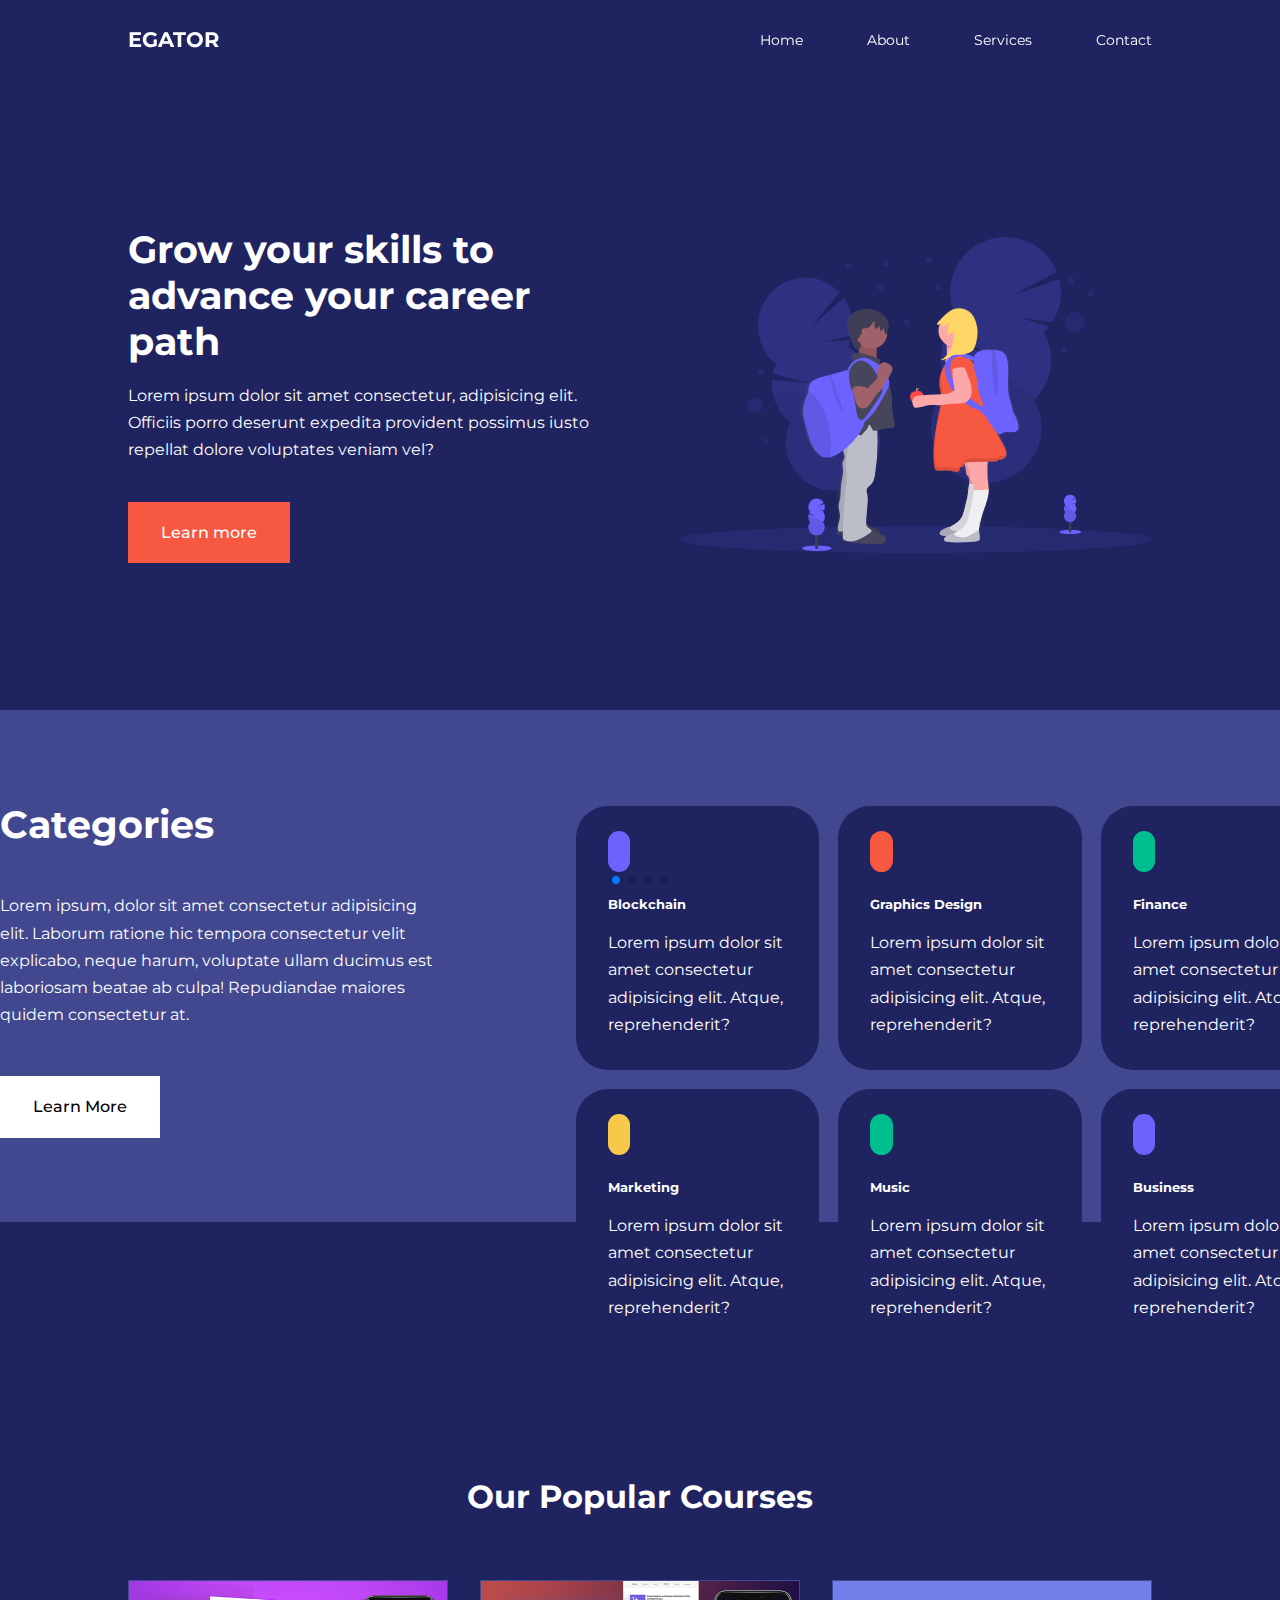
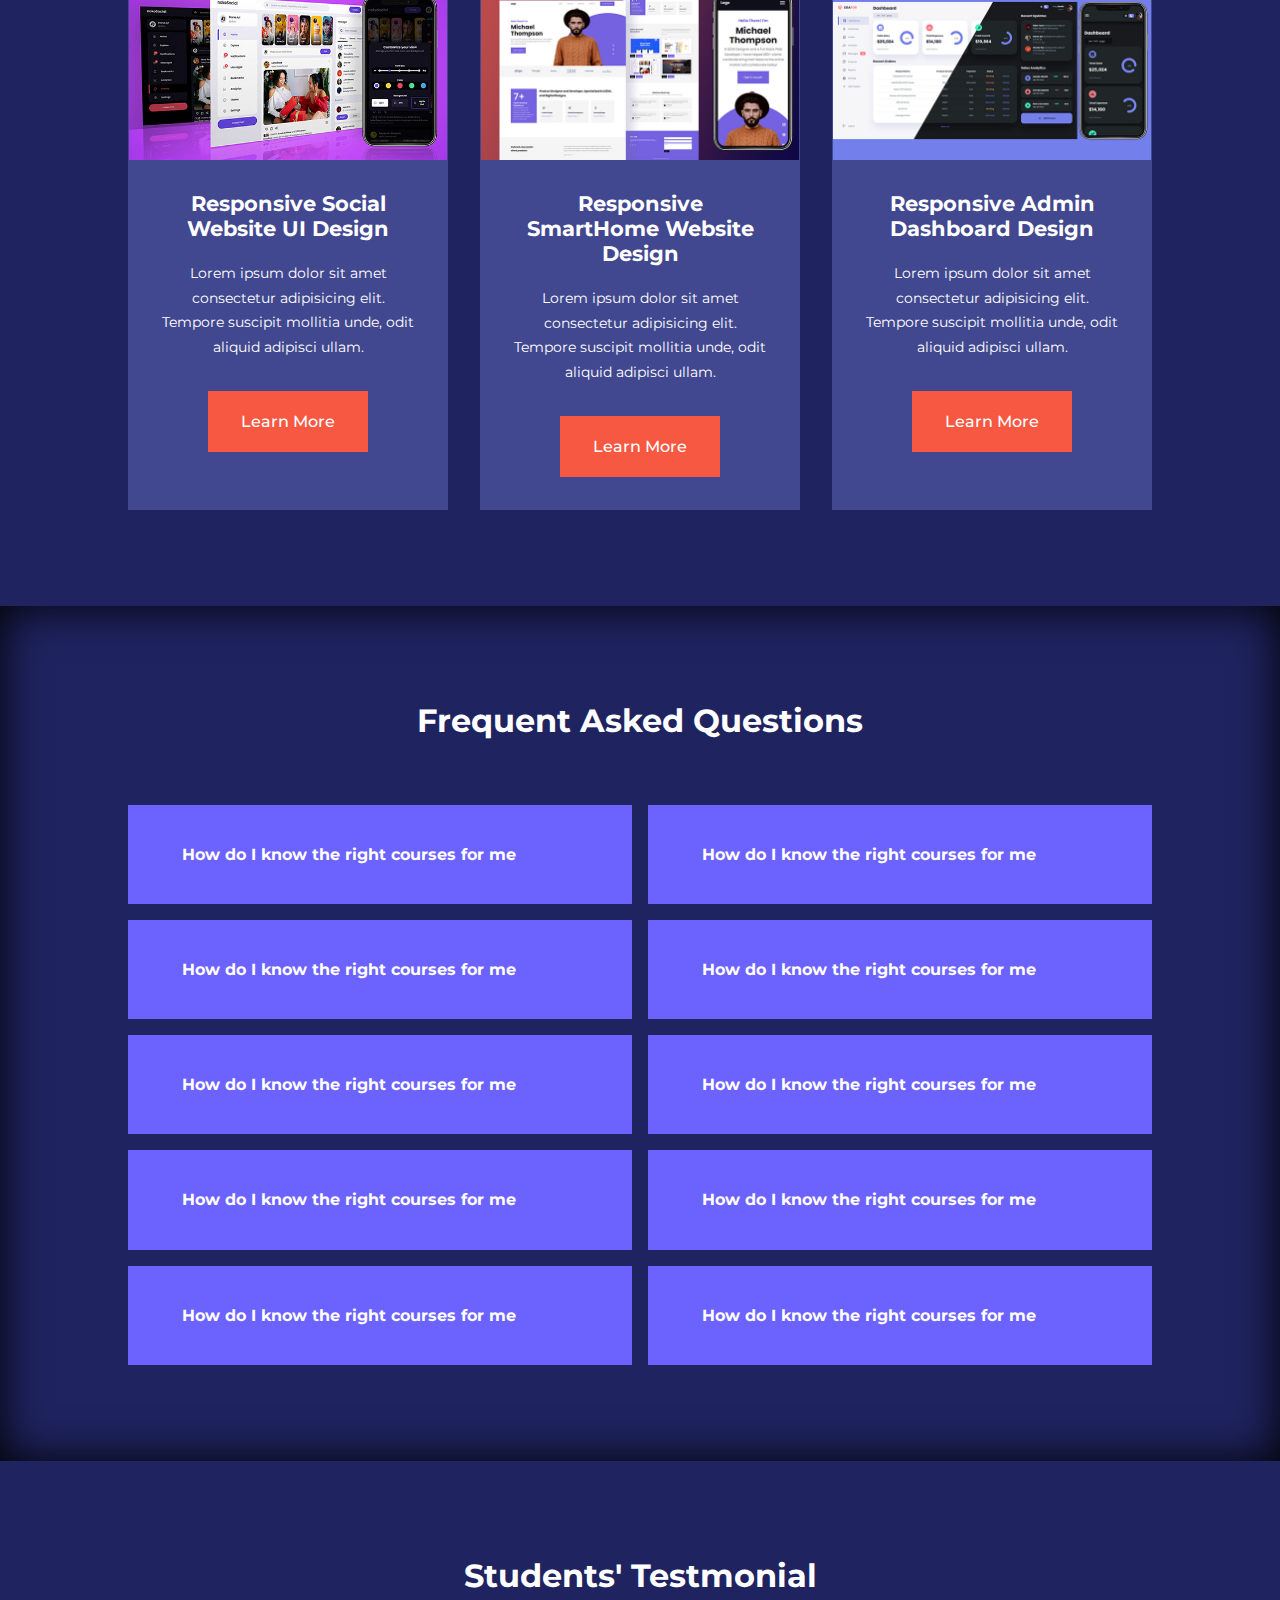
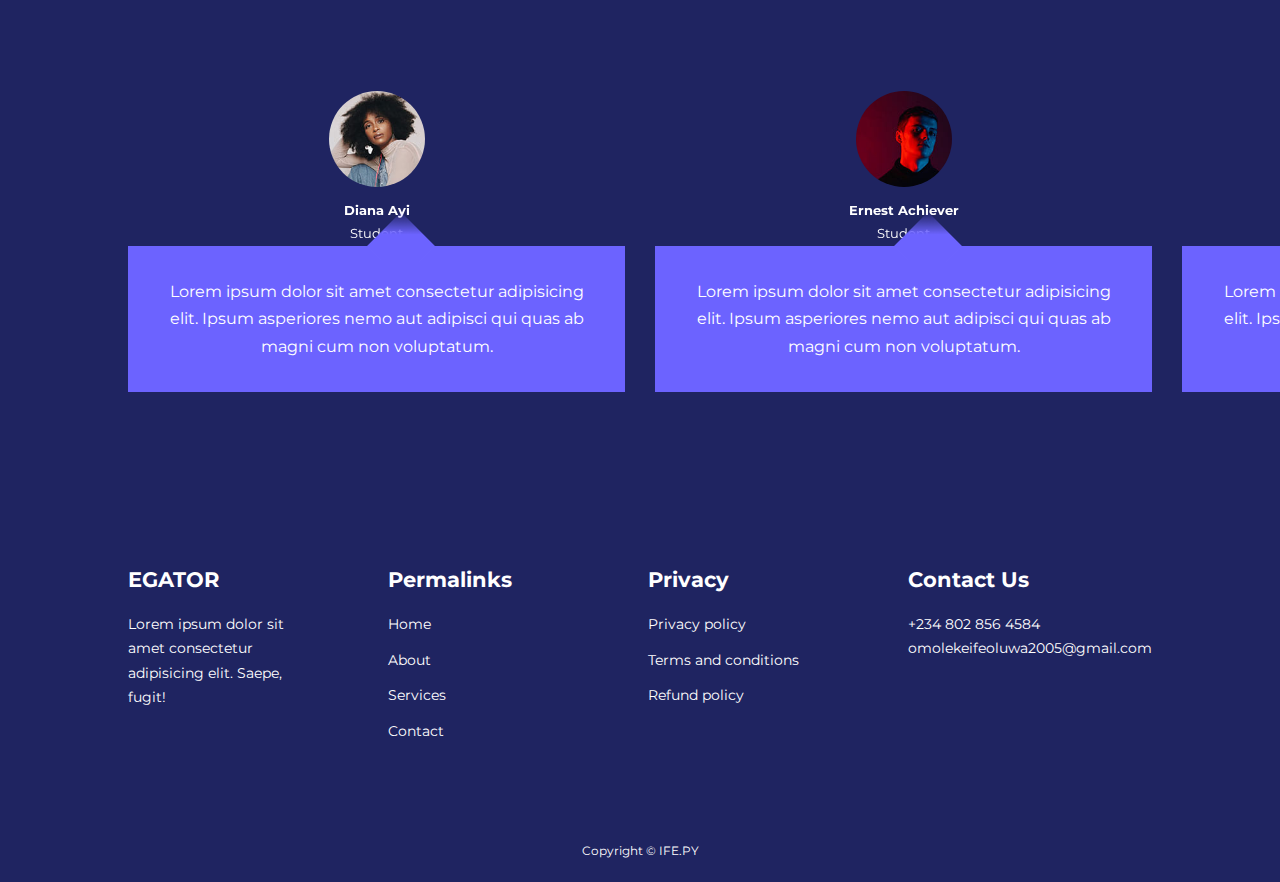
<file: index.html>
<!DOCTYPE html>
<html lang="en">

<head>
    <meta charset="UTF-8">
    <meta name="viewport" content="width=device-width, initial-scale=1.0">
    <title>Responsive Multipage Website Using Html,Css & Javascript</title>
    <!--ICONSCOUT  CDN-->
    <link rel="stylesheet" href="https://unicons.iconscout.com/release/v4.0.8/css/line.css">
    <link rel="stylesheet" href="./css/style.css">

    <!--GOOGLE FONTS (MONTSERRAT)-->
    <link rel="preconnect" href="https://fonts.googleapis.com">
    <link rel="preconnect" href="https://fonts.gstatic.com" crossorigin>
    <link href="https://fonts.googleapis.com/css2?family=Montserrat:wght@300;400;500;600;700;800;900&display=swap"
        rel="stylesheet">

    <!-- SWIPER JS -->
    <link rel="stylesheet" href="https://cdn.jsdelivr.net/npm/swiper@11/swiper-bundle.min.css" />

    <style>
        body {
            background-image: url(./images/background\ texture.psd);
        }
    </style>

</head>

<body>
    <nav>
        <div class="container nav__container">
            <a href="index.html">
                <h4>EGATOR</h4>
            </a>
            <ul class="nav__menu">
                <li> <a href="index.html">Home</a></li>
                <li> <a href="about.html">About</a></li>
                <li> <a href="services.html">Services</a></li>
                <li> <a href="contact.html">Contact</a></li>
            </ul>
            <button id="open-menu-btn"><i class="uil uil-bars"></i></button>
            <button id="close-menu-btn"><i class="uil uil-multiply"></i></button>
        </div>
    </nav>
    <!--END OF NAVBAR-->
    <header>
        <div class="container header__container">
            <div class="header__left">
                <h1>Grow your skills to advance your career path</h1>
                <p>
                    Lorem ipsum dolor sit amet consectetur, adipisicing elit. Officiis porro deserunt expedita provident
                    possimus iusto repellat dolore voluptates veniam vel?
                </p>
                <a href="services.html" class="btn btn-primary">Learn more</a>
            </div>
            <div class="header__right">
                <div class="header__right">
                    <img src="./images/header.svg">
                </div>
            </div>
        </div>
    </header>
    <!--==========-=END OF HEADER=========== -->

    <section class="categories">
        <div class="categories__container">
            <div class="categories__left">
                <h1>Categories</h1>
                <p>Lorem ipsum, dolor sit amet consectetur adipisicing elit. Laborum ratione hic tempora consectetur
                    velit explicabo, neque harum, voluptate ullam ducimus est laboriosam beatae ab culpa! Repudiandae
                    maiores quidem consectetur at.
                </p>
                <a href="#" class="btn">Learn More</a>
            </div>
            <div class="categories__right">
                <article class="category">
                    <span class="category__icon">
                        <i class="uil uil-bitcoin-circle"></i>
                    </span>
                    <h5>Blockchain</h5>
                    <P>Lorem ipsum dolor sit amet consectetur adipisicing elit. Atque, reprehenderit?</P>
                </article>

                <article class="category">
                    <span class="category__icon"><i class="uil uil-palette"></i></span>
                    <h5>Graphics Design</h5>
                    <P>Lorem ipsum dolor sit amet consectetur adipisicing elit. Atque, reprehenderit?</P>
                </article>

                <article class="category">
                    <span class="category__icon"><i class="uil uil-usd-circle"></i></span>
                    <h5>Finance</h5>
                    <P>Lorem ipsum dolor sit amet consectetur adipisicing elit. Atque, reprehenderit?</P>
                </article>

                <article class="category">
                    <span class="category__icon"><i class="uil uil-megaphone"></i></span>
                    <h5>Marketing</h5>
                    <P>Lorem ipsum dolor sit amet consectetur adipisicing elit. Atque, reprehenderit?</P>
                </article>

                <article class="category">
                    <span class="category__icon"><i class="uil uil-music"></i></span>
                    <h5>Music</h5>
                    <P>Lorem ipsum dolor sit amet consectetur adipisicing elit. Atque, reprehenderit?</P>
                </article>

                <article class="category">
                    <span class="category__icon"><i class="uil uil-puzzle-piece"></i></span>
                    <h5>Business</h5>
                    <P>Lorem ipsum dolor sit amet consectetur adipisicing elit. Atque, reprehenderit?</P>
                </article>
            </div>
        </div>
    </section>


    <section class="courses">
        <h2>Our Popular Courses</h2>
        <div class="container courses__container">
            <article class="course">
                <div class="course__image">
                    <img src="./images/course1.jpg">
                </div>
                <div class="course__info">
                    <h4>Responsive Social Website UI Design</h4>
                    <p>Lorem ipsum dolor sit amet consectetur adipisicing elit. Tempore suscipit mollitia unde, odit
                        aliquid adipisci ullam.</p>
                    <a href="services.html" class="btn btn-primary">Learn More </a>
                </div>
            </article>

            <article class="course">
                <div class="course__image">
                    <img src="./images/course2.jpg">
                </div>
                <div class="course__info">
                    <h4>Responsive SmartHome Website Design</h4>
                    <p>Lorem ipsum dolor sit amet consectetur adipisicing elit. Tempore suscipit mollitia unde, odit
                        aliquid adipisci ullam.</p>
                    <a href="services.html" class="btn btn-primary">Learn More </a>
                </div>

            </article>
            <article class="course">
                <div class="course__image">
                    <img src="./images/course3.jpg">
                </div>
                <div class="course__info">
                    <h4>Responsive Admin Dashboard Design</h4>
                    <p>Lorem ipsum dolor sit amet consectetur adipisicing elit. Tempore suscipit mollitia unde, odit
                        aliquid adipisci ullam.</p>
                    <a href="services.html" class="btn btn-primary">Learn More </a>
                </div>
            </article>
        </div>
    </section>

    <!-- END OF COURSES-->

    <section class="faqs">
        <h2>Frequent Asked Questions</h2>
        <div class="container faqs__container">
            <article class="faq">
                <div class="faq__icon"><i class="uil uil-plus"></i></div>
                <div class="question__answer">
                    <h4>How do I know the right courses for me</h4>
                    <p>
                        Lorem ipsum dolor sit amet consectetur adipisicing elit. Dignissimos, sint ipsam totam veritatis
                        omnis rem debitis laborum facilis hic cum, voluptates voluptatum eaque iste pariatur suscipit
                        non amet repudiandae beatae?
                    </p>
                </div>
            </article>

            <article class="faq">
                <div class="faq__icon"><i class="uil uil-plus"></i></div>
                <div class="question__answer">
                    <h4>How do I know the right courses for me</h4>
                    <p>
                        Lorem ipsum dolor sit amet consectetur adipisicing elit. Dignissimos, sint ipsam totam veritatis
                        omnis rem debitis laborum facilis hic cum, voluptates voluptatum eaque iste pariatur suscipit
                        non amet repudiandae beatae?
                    </p>
                </div>
            </article>

            <article class="faq">
                <div class="faq__icon"><i class="uil uil-plus"></i></div>
                <div class="question__answer">
                    <h4>How do I know the right courses for me</h4>
                    <p>
                        Lorem ipsum dolor sit amet consectetur adipisicing elit. Dignissimos, sint ipsam totam veritatis
                        omnis rem debitis laborum facilis hic cum, voluptates voluptatum eaque iste pariatur suscipit
                        non amet repudiandae beatae?
                    </p>
                </div>
            </article>

            <article class="faq">
                <div class="faq__icon"><i class="uil uil-plus"></i></div>
                <div class="question__answer">
                    <h4>How do I know the right courses for me</h4>
                    <p>
                        Lorem ipsum dolor sit amet consectetur adipisicing elit. Dignissimos, sint ipsam totam veritatis
                        omnis rem debitis laborum facilis hic cum, voluptates voluptatum eaque iste pariatur suscipit
                        non amet repudiandae beatae?
                    </p>
                </div>
            </article>

            <article class="faq">
                <div class="faq__icon"><i class="uil uil-plus"></i></div>
                <div class="question__answer">
                    <h4>How do I know the right courses for me</h4>
                    <p>
                        Lorem ipsum dolor sit amet consectetur adipisicing elit. Dignissimos, sint ipsam totam veritatis
                        omnis rem debitis laborum facilis hic cum, voluptates voluptatum eaque iste pariatur suscipit
                        non amet repudiandae beatae?
                    </p>
                </div>
            </article>

            <article class="faq">
                <div class="faq__icon"><i class="uil uil-plus"></i></div>
                <div class="question__answer">
                    <h4>How do I know the right courses for me</h4>
                    <p>
                        Lorem ipsum dolor sit amet consectetur adipisicing elit. Dignissimos, sint ipsam totam veritatis
                        omnis rem debitis laborum facilis hic cum, voluptates voluptatum eaque iste pariatur suscipit
                        non amet repudiandae beatae?
                    </p>
                </div>
            </article>

            <article class="faq">
                <div class="faq__icon"><i class="uil uil-plus"></i></div>
                <div class="question__answer">
                    <h4>How do I know the right courses for me</h4>
                    <p>
                        Lorem ipsum dolor sit amet consectetur adipisicing elit. Dignissimos, sint ipsam totam veritatis
                        omnis rem debitis laborum facilis hic cum, voluptates voluptatum eaque iste pariatur suscipit
                        non amet repudiandae beatae?
                    </p>
                </div>
            </article>

            <article class="faq">
                <div class="faq__icon"><i class="uil uil-plus"></i></div>
                <div class="question__answer">
                    <h4>How do I know the right courses for me</h4>
                    <p>
                        Lorem ipsum dolor sit amet consectetur adipisicing elit. Dignissimos, sint ipsam totam veritatis
                        omnis rem debitis laborum facilis hic cum, voluptates voluptatum eaque iste pariatur suscipit
                        non amet repudiandae beatae?
                    </p>
                </div>
            </article>

            <article class="faq">
                <div class="faq__icon"><i class="uil uil-plus"></i></div>
                <div class="question__answer">
                    <h4>How do I know the right courses for me</h4>
                    <p>
                        Lorem ipsum dolor sit amet consectetur adipisicing elit. Dignissimos, sint ipsam totam veritatis
                        omnis rem debitis laborum facilis hic cum, voluptates voluptatum eaque iste pariatur suscipit
                        non amet repudiandae beatae?
                    </p>
                </div>
            </article>

            <article class="faq">
                <div class="faq__icon"><i class="uil uil-plus"></i></div>
                <div class="question__answer">
                    <h4>How do I know the right courses for me</h4>
                    <p>
                        Lorem ipsum dolor sit amet consectetur adipisicing elit. Dignissimos, sint ipsam totam veritatis
                        omnis rem debitis laborum facilis hic cum, voluptates voluptatum eaque iste pariatur suscipit
                        non amet repudiandae beatae?
                    </p>
                </div>
            </article>
        </div>
    </section>

    <!-- END OF Faqs-->

    <section class="container testimonial__container mySwiper">
        <h2> Students' Testmonial</h2>
        <div class="swiper-wrapper">
            <article class="testimonial swiper-slide">
                <div class="avatar">
                    <img src="./images/avatar1.jpg">
                </div>
                <div class="testimonial__info">
                    <h5>Diana Ayi</h5>
                    <small>Student</small>
                    <div class="testimonial__body">
                        <P>
                            Lorem ipsum dolor sit amet consectetur adipisicing elit. Ipsum asperiores nemo aut adipisci
                            qui quas ab magni cum non voluptatum.
                        </P>
                    </div>
                </div>
            </article>
            <article class="testimonial swiper-slide">
                <div class="avatar">
                    <img src="./images/avatar2.jpg">
                </div>
                <div class="testimonial__info">
                    <h5>Ernest Achiever</h5>
                    <small>Student</small>
                    <div class="testimonial__body">
                        <P>
                            Lorem ipsum dolor sit amet consectetur adipisicing elit. Ipsum asperiores nemo aut adipisci
                            qui quas ab magni cum non voluptatum.
                        </P>
                    </div>
                </div>
            </article>
            <article class="testimonial swiper-slide">
                <div class="avatar">
                    <img src="./images/avatar3.jpg">
                </div>
                <div class="testimonial__info">
                    <h5>Edem Quist</h5>
                    <small>Student</small>
                    <div class="testimonial__body">
                        <P>
                            Lorem ipsum dolor sit amet consectetur adipisicing elit. Ipsum asperiores nemo aut adipisci
                            qui quas ab magni cum non voluptatum.
                        </P>
                    </div>
                </div>
            </article>
            <article class="testimonial swiper-slide">
                <div class="avatar">
                    <img src="./images/avatar4.jpg">
                </div>
                <div class="testimonial__info">
                    <h5>Hajia Bintu</h5>
                    <small>Student</small>
                    <div class="testimonial__body">
                        <P>
                            Lorem ipsum dolor sit amet consectetur adipisicing elit. Ipsum asperiores nemo aut adipisci
                            qui quas ab magni cum non voluptatum.
                        </P>
                    </div>
                </div>
            </article>
            <article class="testimonial swiper-slide">
                <div class="avatar">
                    <img src="./images/avatar5.jpg">
                </div>
                <div class="testimonial__info">
                    <h5>jane Doe</h5>
                    <small>Student</small>
                </div>
                <div class="testimonial__body">
                    <P>
                        Lorem ipsum dolor sit amet consectetur adipisicing elit. Ipsum asperiores nemo aut adipisci
                        qui quas ab magni cum non voluptatum.
                    </P>
                </div>
            </article>
        </div>
        <div class="swiper-pagination"></div>
    </section>

    <!-- ==============END OF TESTIMONIALS============== -->
    <footer>
        <div class="container footer__container">
            <div class="footer__1">
                <a href="./index.html" class="footer__logo">
                    <h4>EGATOR</h4>
                </a>
                <p>
                    Lorem ipsum dolor sit amet consectetur adipisicing elit. Saepe, fugit!
                </p>
            </div>

            <div class="footer__2">
                <h4>Permalinks</h4>
                <ul class="permalinks">
                    <li> <a href="index.html">Home</a></li>
                    <li> <a href="about.html">About</a></li>
                    <li> <a href="services.html">Services</a></li>
                    <li> <a href="contact.html">Contact</a></li>
                </ul>
            </div>

            <div class="footer__3">
                <h4>Privacy</h4>
                <ul class="privacy">
                    <li> <a href="#">Privacy policy</a></li>
                    <li> <a href="#">Terms and conditions</a></li>
                    <li> <a href="#">Refund policy</a></li>
                </ul>
            </div>

            <div class="footer__4">
                <h4>Contact Us</h4>
                <div>
                    <p> +234 802 856 4584</p>
                    <p>omolekeifeoluwa2005@gmail.com</p>
                </div>

                <ul class="footer__socials">
                    <li>
                        <a href="#"><i class="uil uil-facebook-f"></i></a>
                    </li>

                    <li>
                        <a href="#"><i class="uil uil-instagram-alt"></i></a>
                    </li>
                    <li>
                        <a href="#"><i class="uil uil-twitter"></i></a>
                    </li>
                    <li>
                        <a href="#"><i class="uil uil-linkedin-alt"></i></a>
                    </li>
                </ul>
            </div>
        </div>
        <div class="footer_copyright">
            <small> Copyright &copy; IFE.PY</small>
        </div>
    </footer>


    <script src="https://cdn.jsdelivr.net/npm/swiper@11/swiper-bundle.min.js">
    </script>
    <script src="./main.js"></script>
    <script>
        var swiper = new Swiper(".mySwiper", {
            slidesPerView: 1,
            spaceBetween: 30,
            pagination: {
                el: ".swiper-pagination",
                clickable: true,
            },
            //when window width is >=680px
            breakpoints: {
                600: {
                    slidesPerView: 2,
                }
            }
        });
    </script>
</body>

</html>
</file>
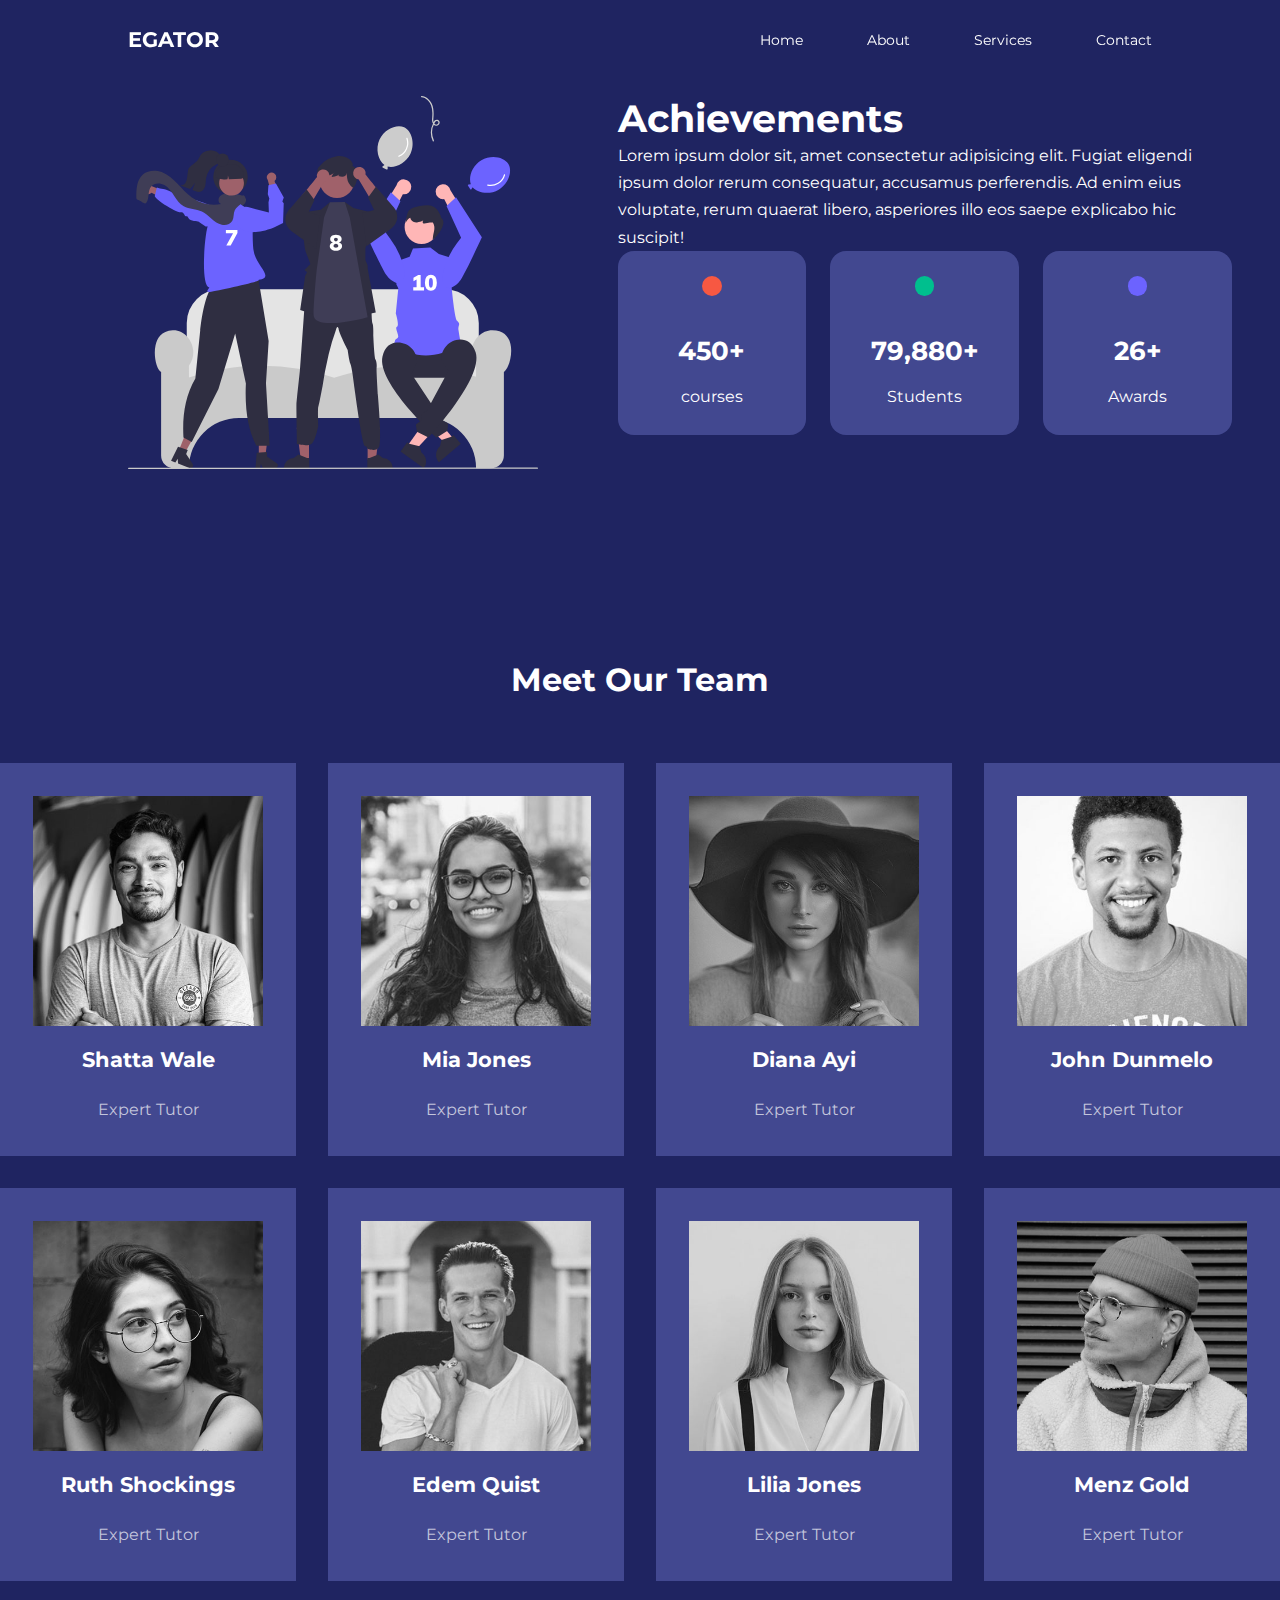
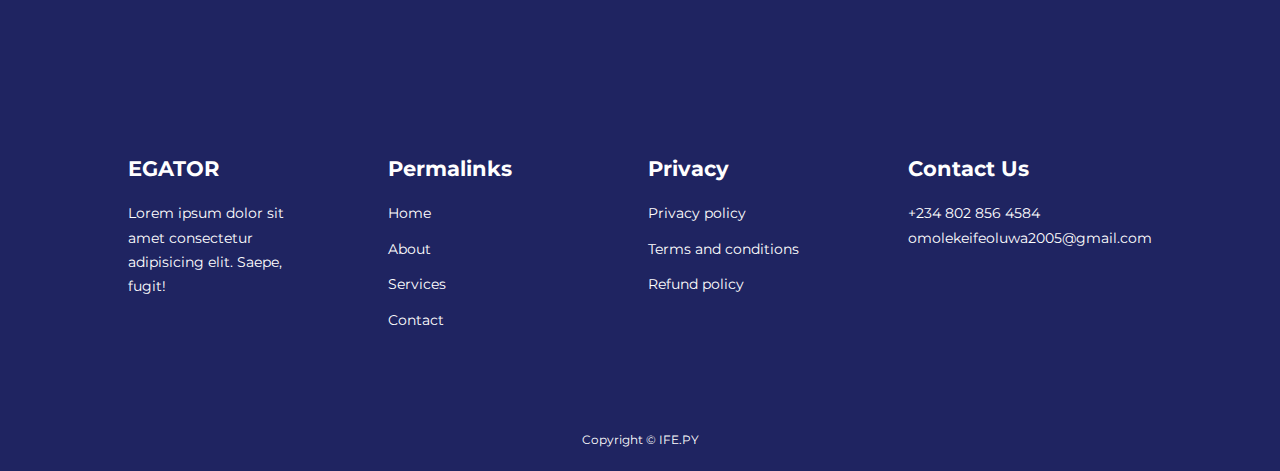
<file: about.html>
<!DOCTYPE html>
<html lang="en">

<head>
    <meta charset="UTF-8">
    <meta name="viewport" content="width=device-width, initial-scale=1.0">
    <title>Responsive Multipage Website Using Html,Css & Javascript</title>
    <!--ICONSCOUT  CDN-->
    <link rel="stylesheet" href="https://unicons.iconscout.com/release/v4.0.8/css/line.css">
    <link rel="stylesheet" href="./css/style.css">
    <link rel="stylesheet" href="./css/about.css">

    <!--GOOGLE FONTS (MONTSERRAT)-->
    <link rel="preconnect" href="https://fonts.googleapis.com">
    <link rel="preconnect" href="https://fonts.gstatic.com" crossorigin>
    <link href="https://fonts.googleapis.com/css2?family=Montserrat:wght@300;400;500;600;700;800;900&display=swap"
        rel="stylesheet">

    <!-- SWIPER JS -->
    <!-- <link rel="stylesheet" href="https://cdn.jsdelivr.net/npm/swiper@11/swiper-bundle.min.css" /> -->
    <style>
        body {
            background-image: url(./images/background\ texture.psd);
        }
    </style>

</head>

<body>
    <nav>
        <div class="container nav__container">
            <a href="index.html">
                <h4>EGATOR</h4>
            </a>
            <ul class="nav__menu">
                <li> <a href="index.html">Home</a></li>
                <li> <a href="about.html">About</a></li>
                <li> <a href="services.html">Services</a></li>
                <li> <a href="contact.html">Contact</a></li>
            </ul>
            <button id="open-menu-btn"><i class="uil uil-bars"></i></button>
            <button id="close-menu-btn"><i class="uil uil-multiply"></i></button>
        </div>
    </nav>
    <!--END OF NAVBAR-->


    <section class="acbout__achievements">
        <div class="container about__achievements__container">
            <div class="about__achevement-left">
                <img src="./images/about achievements.svg   " alt="">
            </div>
            <div class="about__achevement-right">
                <h1>Achievements</h1>
                <p>Lorem ipsum dolor sit, amet consectetur adipisicing elit. Fugiat eligendi ipsum dolor rerum
                    consequatur, accusamus perferendis. Ad enim eius voluptate, rerum quaerat libero, asperiores illo
                    eos saepe explicabo hic suscipit!</p>
                <div class="achievements__cards">
                    <article class="achievements__card">
                        <span class="achievements__icon">
                            <i class="uil uil-video"></i>
                        </span>
                        <h3>450+</h3>
                        <p>courses</p>
                    </article>
                    
                    <article class="achievements__card">
                        <span class="achievements__icon">
                            <i class="uil uil-users-alt"></i>
                        </span>
                        <h3>79,880+</h3>
                        <p>Students</p> 
                    </article>

                    <article class="achievements__card">
                        <span class="achievements__icon">
                            <i class="uil uil-trophy"></i>
                        </span>
                        <h3>26+</h3>
                        <p>Awards</p>
                    </article>
                </div>
            </div>
        </div>
    </section>
    <!-- END OF ACHIEVEMENTS -->

    <section class="team">
        <h2>
            Meet Our Team
        </h2>
       <div class="contaner team__container">
        <article class="team__member">
            <div class="team__member-image">
                <img src="./images/tm1.jpg" alt="">
            </div>
            <div class="team__member-info">
                <h4>Shatta Wale</h4>
                <p>Expert Tutor</p>
            </div>
            <div class="team__member-socials">
                <a href="https://instagram.com" target="_blank"><i class="uil uil-instagram"></i></a>
                <a href="https://twitter.com" target="_blank"><i class="uil uil-twitter-alt"></i></a>
                <a href="https://linkedin.com" target="_blank"><i class="uil uil-linkedin-alt"></i></a>
            </div>
        </article>
        <article class="team__member">
            <div class="team__member-image">
                <img src="./images/tm2.jpg" alt="">
            </div>
            <div class="team__member-info">
                <h4>Mia Jones</h4>
                <p>Expert Tutor</p>
            </div>
            <div class="team__member-socials">
                <a href="https://instagram.com" target="_blank"><i class="uil uil-instagram"></i></a>
                <a href="https://twitter.com" target="_blank"><i class="uil uil-twitter-alt"></i></a>
                <a href="https://linkedin.com" target="_blank"><i class="uil uil-linkedin-alt"></i></a>
            </div>
        </article>
        <article class="team__member">
            <div class="team__member-image">
                <img src="./images/tm3.jpg" alt="">
            </div>
            <div class="team__member-info">
                <h4>Diana Ayi</h4>
                <p>Expert Tutor</p>
            </div>
            <div class="team__member-socials">
                <a href="https://instagram.com" target="_blank"><i class="uil uil-instagram"></i></a>
                <a href="https://twitter.com" target="_blank"><i class="uil uil-twitter-alt"></i></a>
                <a href="https://linkedin.com" target="_blank"><i class="uil uil-linkedin-alt"></i></a>
            </div>
        </article>
        <article class="team__member">
            <div class="team__member-image">
                <img src="./images/tm4.jpg" alt="">
            </div>
            <div class="team__member-info">
                <h4>John Dunmelo</h4>
                <p>Expert Tutor</p>
            </div> 
            <div class="team__member-socials">
                <a href="https://instagram.com" target="_blank"><i class="uil uil-instagram"></i></a>
                <a href="https://twitter.com" target="_blank"><i class="uil uil-twitter-alt"></i></a>
                <a href="https://linkedin.com" target="_blank"><i class="uil uil-linkedin-alt"></i></a>
            </div>
        </article>
        <article class="team__member">
            <div class="team__member-image">
                <img src="./images/tm5.jpg" alt="">
            </div>
            <div class="team__member-info">
                <h4>Ruth Shockings</h4>
                <p>Expert Tutor</p>
            </div>
            <div class="team__member-socials">
                <a href="https://instagram.com" target="_blank"><i class="uil uil-instagram"></i></a>
                <a href="https://twitter.com" target="_blank"><i class="uil uil-twitter-alt"></i></a>
                <a href="https://linkedin.com" target="_blank"><i class="uil uil-linkedin-alt"></i></a>
            </div>
        </article>
        <article class="team__member">
            <div class="team__member-image">
                <img src="./images/tm6.jpg" alt="">
            </div>
            <div class="team__member-info">
                <h4>Edem Quist</h4>
                <p>Expert Tutor</p> 
            </div>
            <div class="team__member-socials">
                <a href="https://instagram.com" target="_blank"><i class="uil uil-instagram"></i></a>
                <a href="https://twitter.com" target="_blank"><i class="uil uil-twitter-alt"></i></a>
                <a href="https://linkedin.com" target="_blank"><i class="uil uil-linkedin-alt"></i></a>
            </div>
        </article>
        <article class="team__member">
            <div class="team__member-image">
                <img src="./images/tm7.jpg" alt="">
            </div>
            <div class="team__member-info">
                <h4>Lilia Jones</h4>
                <p>Expert Tutor</p>
            </div>
            <div class="team__member-socials">
                <a href="https://instagram.com" target="_blank"><i class="uil uil-instagram"></i></a>
                <a href="https://twitter.com" target="_blank"><i class="uil uil-twitter-alt"></i></a>
                <a href="https://linkedin.com" target="_blank"><i class="uil uil-linkedin-alt"></i></a>
            </div>
        </article>
        <article class="team__member">
            <div class="team__member-image">
                <img src="./images/tm8.jpg" alt="">
            </div>
            <div class="team__member-info">
                <h4>Menz Gold</h4>
                <p>Expert Tutor</p>
            </div>
            <div class="team__member-socials">
                <a href="https://instagram.com" target="_blank"><i class="uil uil-instagram"></i></a>
                <a href="https://twitter.com" target="_blank"><i class="uil uil-twitter-alt"></i></a>
                <a href="https://linkedin.com" target="_blank"><i class="uil uil-linkedin-alt"></i></a>
            </div>
        </article>
       </div>
    </section>

    <!-- END OF TEAM SECTION -->

    <footer>
        <div class="container footer__container">
            <div class="footer__1">
                <a href="./index.html" class="footer__logo">
                    <h4>EGATOR</h4>
                </a>
                <p>
                    Lorem ipsum dolor sit amet consectetur adipisicing elit. Saepe, fugit!
                </p>
            </div>

            <div class="footer__2">
                <h4>Permalinks</h4>
                <ul class="permalinks">
                    <li> <a href="index.html">Home</a></li>
                    <li> <a href="about.html">About</a></li>
                    <li> <a href="services.html">Services</a></li>
                    <li> <a href="contact.html">Contact</a></li>
                </ul>
            </div>

            <div class="footer__3">
                <h4>Privacy</h4>
                <ul class="privacy">
                    <li> <a href="#">Privacy policy</a></li>
                    <li> <a href="#">Terms and conditions</a></li>
                    <li> <a href="#">Refund policy</a></li>
                </ul>
            </div>

            <div class="footer__4">
                <h4>Contact Us</h4>
                <div>
                    <p> +234 802 856 4584</p>
                    <p>omolekeifeoluwa2005@gmail.com</p>
                </div>

                <ul class="footer__socials">
                    <li>
                        <a href="#"><i class="uil uil-facebook-f"></i></a>
                    </li>

                    <li>
                        <a href="#"><i class="uil uil-instagram-alt"></i></a>
                    </li>
                    <li>
                        <a href="#"><i class="uil uil-twitter"></i></a>
                    </li>
                    <li>
                        <a href="#"><i class="uil uil-linkedin-alt"></i></a>
                    </li>
                </ul>
            </div>
        </div>
        <div class="footer_copyright">
            <small> Copyright &copy; IFE.PY</small>
        </div>
    </footer>


    <script src="./main.js"></script>

</body>

</html>
</file>
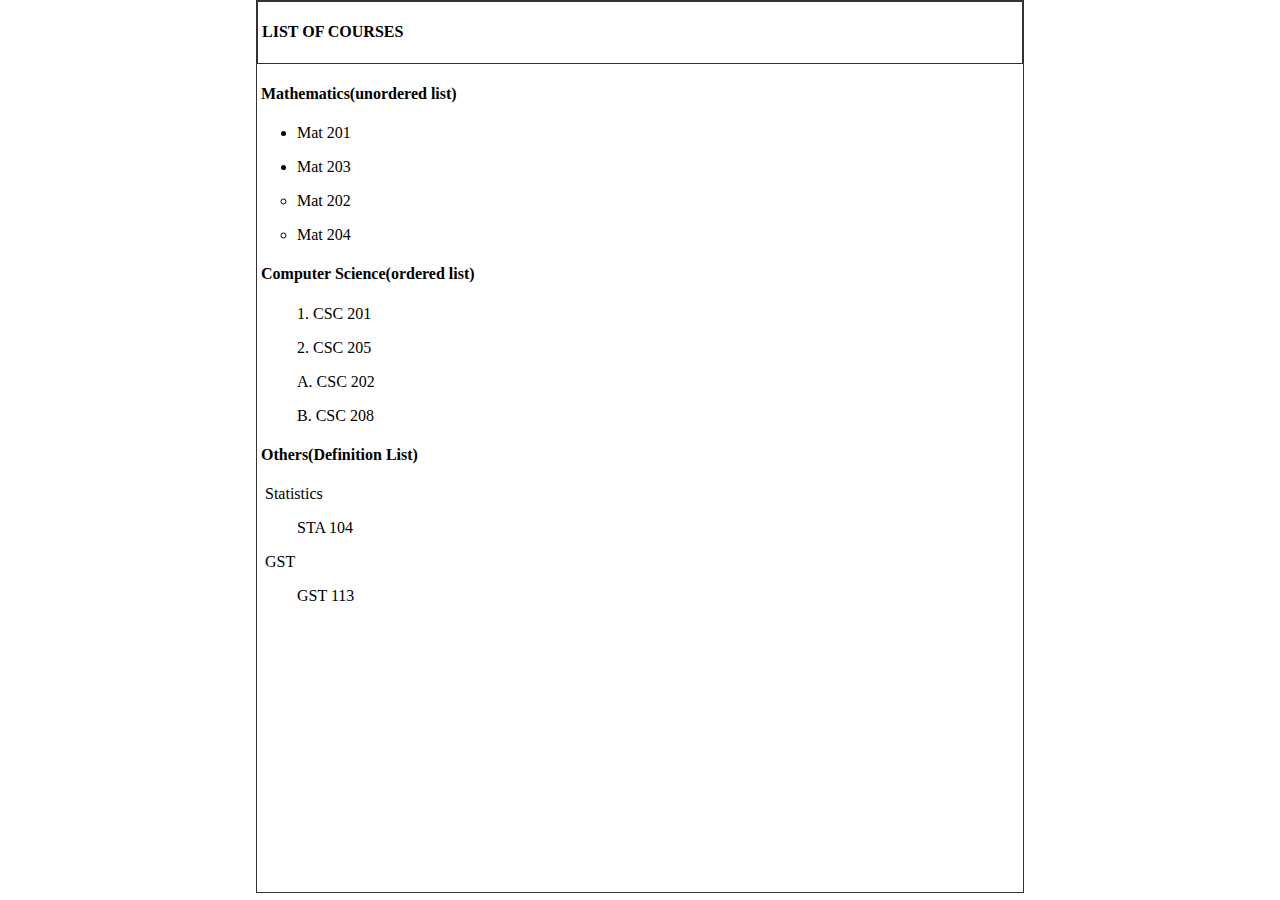
<file: assignment.html>
<!DOCTYPE html>
<html lang="en">

<head>
    <meta charset="UTF-8">
    <meta name="viewport" content="width=device-width, initial-scale=1.0">
    <title>Assignment</title>
    <link rel="stylesheet" href="/css/assignment.css">
</head>

<body>
    <header>
        <h4>
            <p>&nbsp;LIST OF COURSES</p>
        </h4>
    </header>
    <table class="table">
        <h4>
            <p>&nbsp;Mathematics(unordered list)</p>
        </h4>
        <ul>
            <li>Mat 201</li>
        </ul>
        <ul>
            <li>Mat 203</li>
        </ul>
        <ul>
            <li style="list-style-type: circle;">Mat 202</li>
        </ul>
        <ul>
            <li style="list-style-type: circle;">Mat 204</li>
        </ul>
        <h4>
            <p>&nbsp;Computer Science(ordered list)</p>
        </h4>
        <ul>
            <p>1. CSC 201</p>
        </ul>
        <ul>
            <P>2. CSC 205</P>
        </ul>
        <ul>
            <p>A. CSC 202</p>
        </ul>
        <ul>
            <P>B. CSC 208</P>
        </ul>
        <h4>
            <p>&nbsp;Others(Definition List)</p>
        </h4>
        <p>&nbsp;&nbsp;Statistics</p>
        <ul>
            <P>STA 104</P>
        </ul>
        <p>&nbsp;&nbsp;GST</p>
        <ul>
            <P>GST 113</P>
        </ul>
    </table>
</body>

</html>
</file>
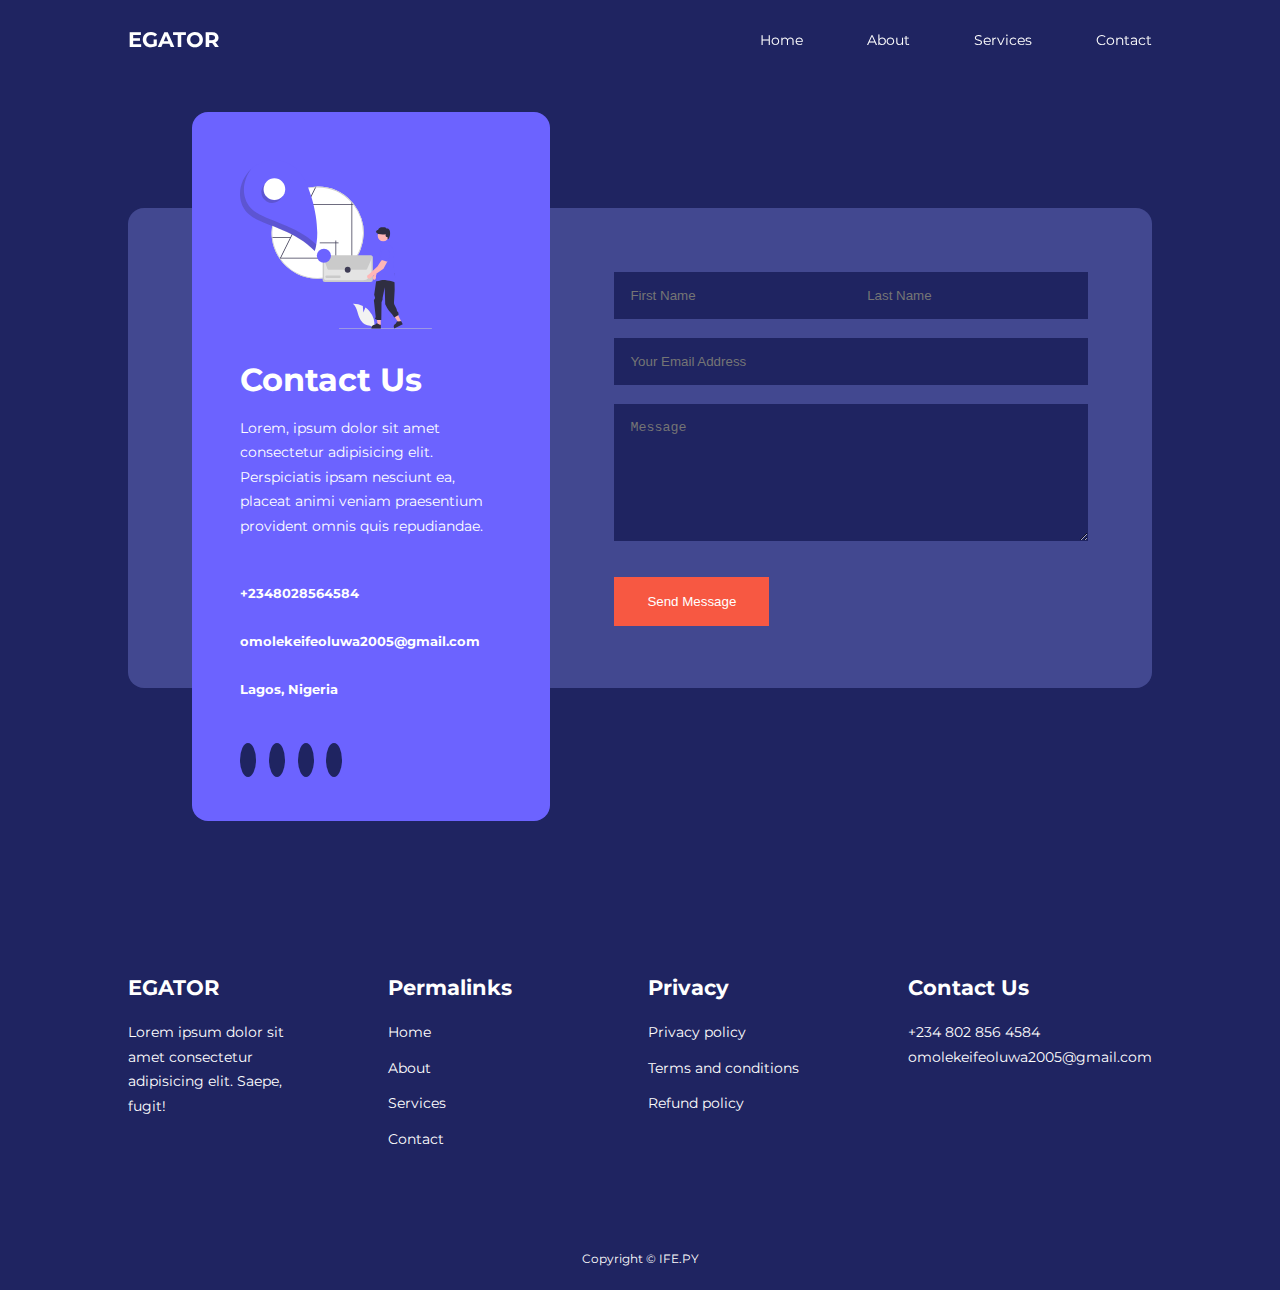
<file: contact.html>
<!DOCTYPE html>
<html lang="en">

<head>
    <meta charset="UTF-8">
    <meta name="viewport" content="width=device-width, initial-scale=1.0">
    <title>Responsive Multipage Website Using Html,Css & Javascript</title>
    <!--ICONSCOUT  CDN-->
    <link rel="stylesheet" href="https://unicons.iconscout.com/release/v4.0.8/css/line.css">
    <link rel="stylesheet" href="./css/style.css">
    <link rel="stylesheet" href="./css/contact.css">

    <!--GOOGLE FONTS (MONTSERRAT)-->
    <link rel="preconnect" href="https://fonts.googleapis.com">
    <link rel="preconnect" href="https://fonts.gstatic.com" crossorigin>
    <link href="https://fonts.googleapis.com/css2?family=Montserrat:wght@300;400;500;600;700;800;900&display=swap"
        rel="stylesheet">

    <!-- SWIPER JS -->
    <link rel="stylesheet" href="https://cdn.jsdelivr.net/npm/swiper@11/swiper-bundle.min.css" />

    <style>
        body {
            background-image: url(./images/background\ texture.psd);
        }
    </style>
</head>

<body>
    <nav>
        <div class="container nav__container">
            <a href="index.html">
                <h4>EGATOR</h4>
            </a>
            <ul class="nav__menu">
                <li> <a href="index.html">Home</a></li>
                <li> <a href="about.html">About</a></li>
                <li> <a href="services.html">Services</a></li>
                <li> <a href="contact.html">Contact</a></li>
            </ul>
            <button id="open-menu-btn"><i class="uil uil-bars"></i></button>
            <button id="close-menu-btn"><i class="uil uil-multiply"></i></button>
        </div>
    </nav>
    <!-- END OF NAV BAR -->




    <section class="contact">
        <div class="container contact__container">
            <aside class="contact__aside">
                <div class="aside__image">
                    <img src="./images/contact.svg">
                </div>
                <h2>Contact Us</h2>
                <p>
                    Lorem, ipsum dolor sit amet consectetur adipisicing elit. Perspiciatis ipsam nesciunt ea, placeat
                    animi veniam praesentium provident omnis quis repudiandae.
                </p>
                <ul class="contact__details">
                    <li>
                        <i class="uil uil-phone-times"></i>
                        <h5>+2348028564584</h5>
                    </li>
                    <li>
                        <i class="uil uil-envelope"></i>
                        <h5>omolekeifeoluwa2005@gmail.com</h5>
                    </li>
                    <li>
                        <i class="uil uil-location-point"></i>
                        <h5>Lagos, Nigeria</h5>
                    </li>
                </ul>
                <ul class="contact__socials">
                    <li>
                        <a href="https://facebook.com"><i class="uil uil-facebook-f"></i></a>
                    </li>
                    <li>
                        <a href="https://instagram.com"><i class="uil uil-instagram"></i></a>
                    </li>
                    <li>
                        <a href="https://twitter.com"><i class="uil uil-twitter"></i></a>
                    </li>
                    <li>
                        <a href="https://linkedin.com"><i class="uil uil-linkedin-alt"></i></a>
                    </li>
                </ul>
             </aside>

             <form action="https://formspree.io/f/moqgaagg" method="POST" class="contact__form">
                <div class="form__name">
                    <input type="text" name="First Name"
                    placeholder="First Name" required>
                    <input type="text" name="Last Name"
                    placeholder="Last Name" required>
                </div>
                <input type="email" name="Email Address" placeholder="Your Email Address" required>
                <textarea name="Message" rows="7" placeholder="Message"></textarea>
                <button type="submit" class="btn btn-primary">Send Message</button>
             </form>
        </div>
    </section>









    <footer>
        <div class="container footer__container">
            <div class="footer__1">
                <a href="./index.html" class="footer__logo">
                    <h4>EGATOR</h4>
                </a>
                <p>
                    Lorem ipsum dolor sit amet consectetur adipisicing elit. Saepe, fugit!
                </p>
            </div>

            <div class="footer__2">
                <h4>Permalinks</h4>
                <ul class="permalinks">
                    <li> <a href="index.html">Home</a></li>
                    <li> <a href="about.html">About</a></li>
                    <li> <a href="services.html">Services</a></li>
                    <li> <a href="contact.html">Contact</a></li>
                </ul>
            </div>

            <div class="footer__3">
                <h4>Privacy</h4>
                <ul class="privacy">
                    <li> <a href="#">Privacy policy</a></li>
                    <li> <a href="#">Terms and conditions</a></li>
                    <li> <a href="#">Refund policy</a></li>
                </ul>
            </div>

            <div class="footer__4">
                <h4>Contact Us</h4>
                <div>
                    <p> +234 802 856 4584</p>
                    <p>omolekeifeoluwa2005@gmail.com</p>
                </div>

                <ul class="footer__socials">
                    <li>
                        <a href="#"><i class="uil uil-facebook-f"></i></a>
                    </li>

                    <li>
                        <a href="#"><i class="uil uil-instagram-alt"></i></a>
                    </li>
                    <li>
                        <a href="#"><i class="uil uil-twitter"></i></a>
                    </li>
                    <li>
                        <a href="#"><i class="uil uil-linkedin-alt"></i></a>
                    </li>
                </ul>
            </div>
        </div>
        <div class="footer_copyright">
            <small> Copyright &copy; IFE.PY</small>
        </div>
    </footer>


    <script src="./main.js"></script>

</body>

</html>
</file>
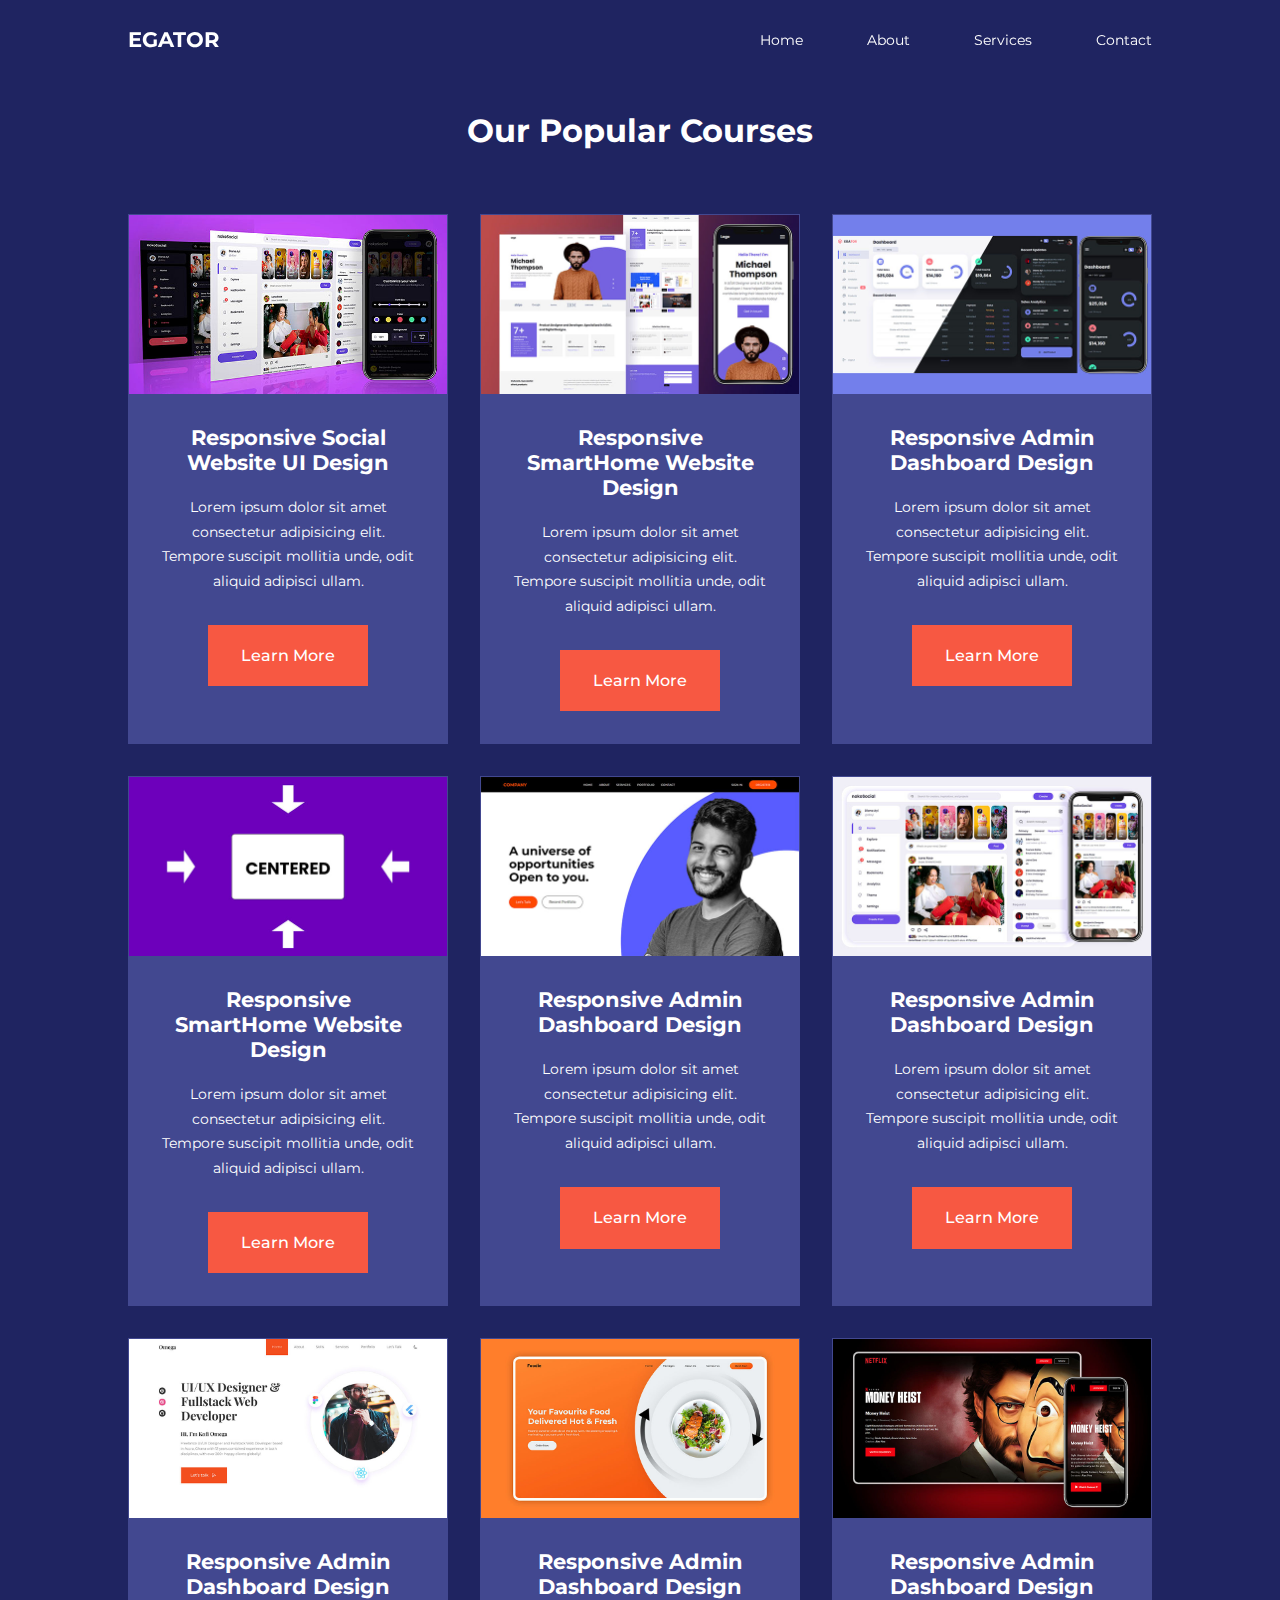
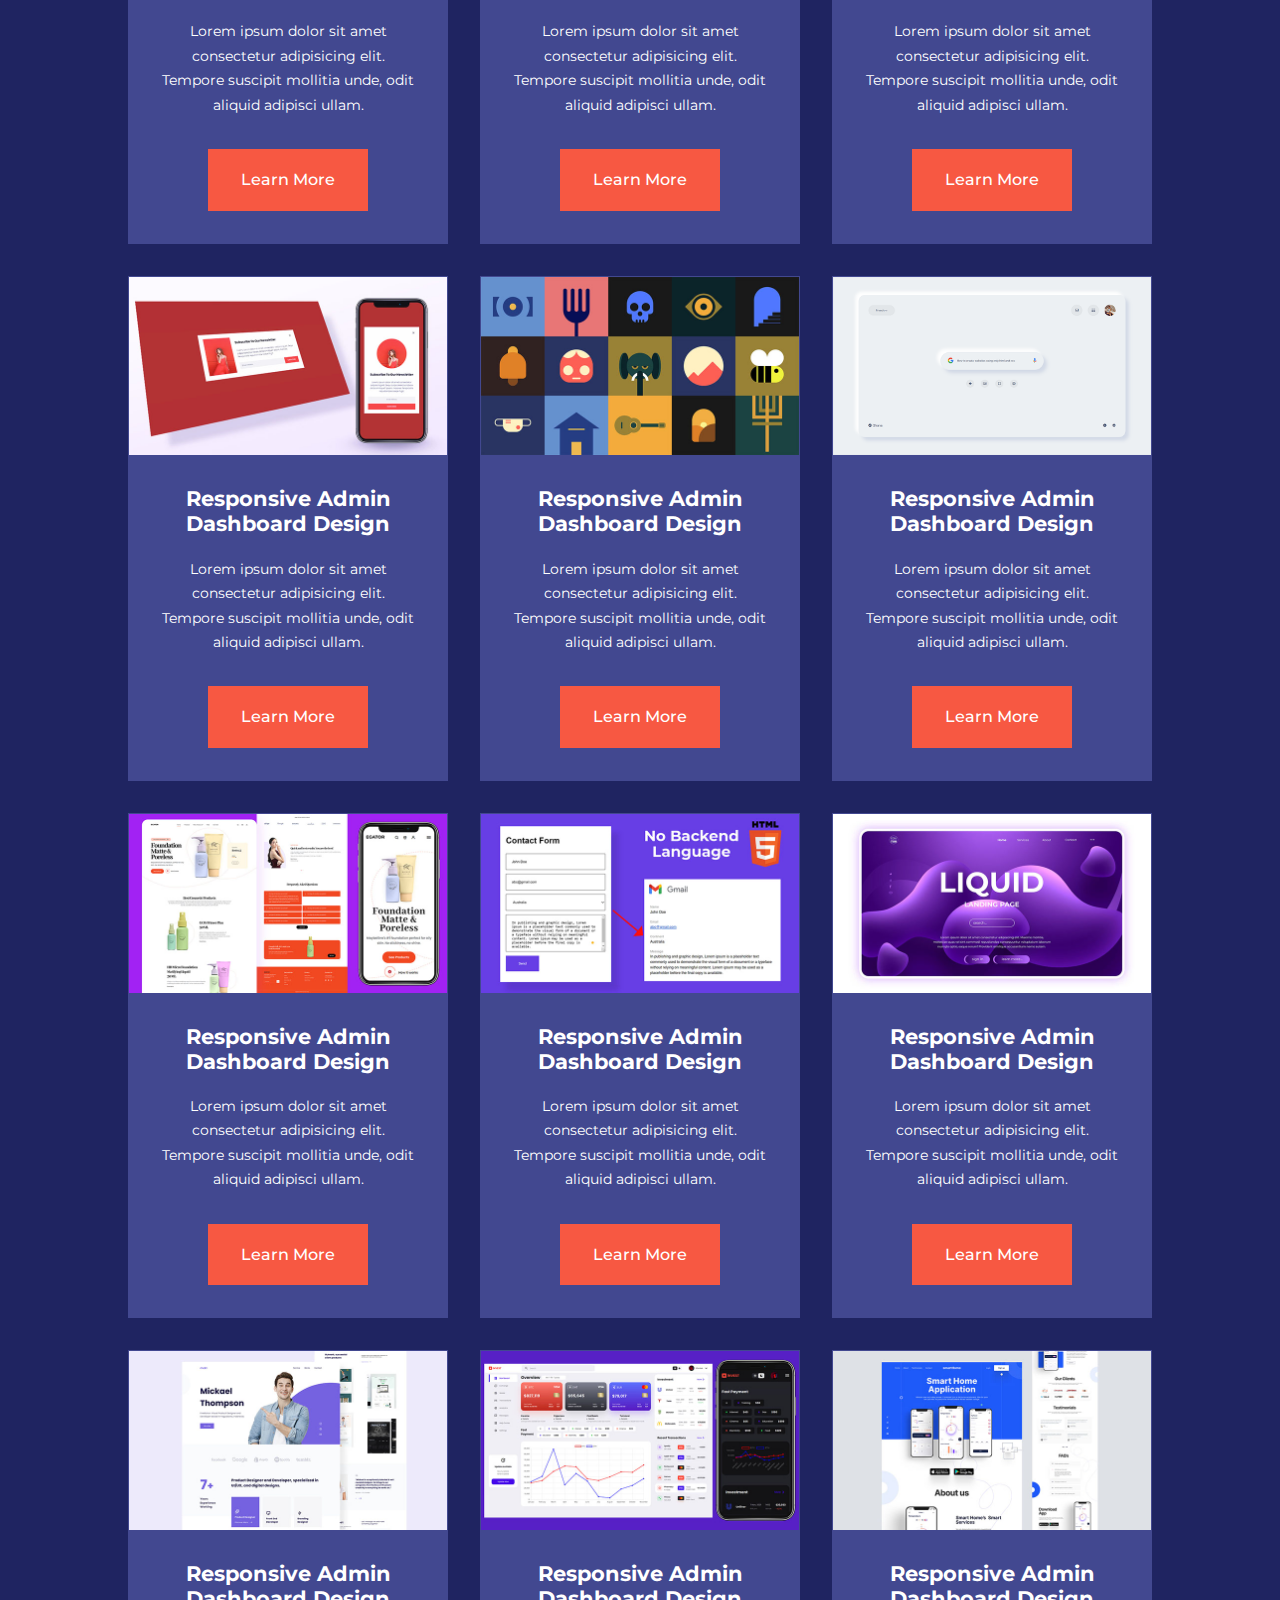
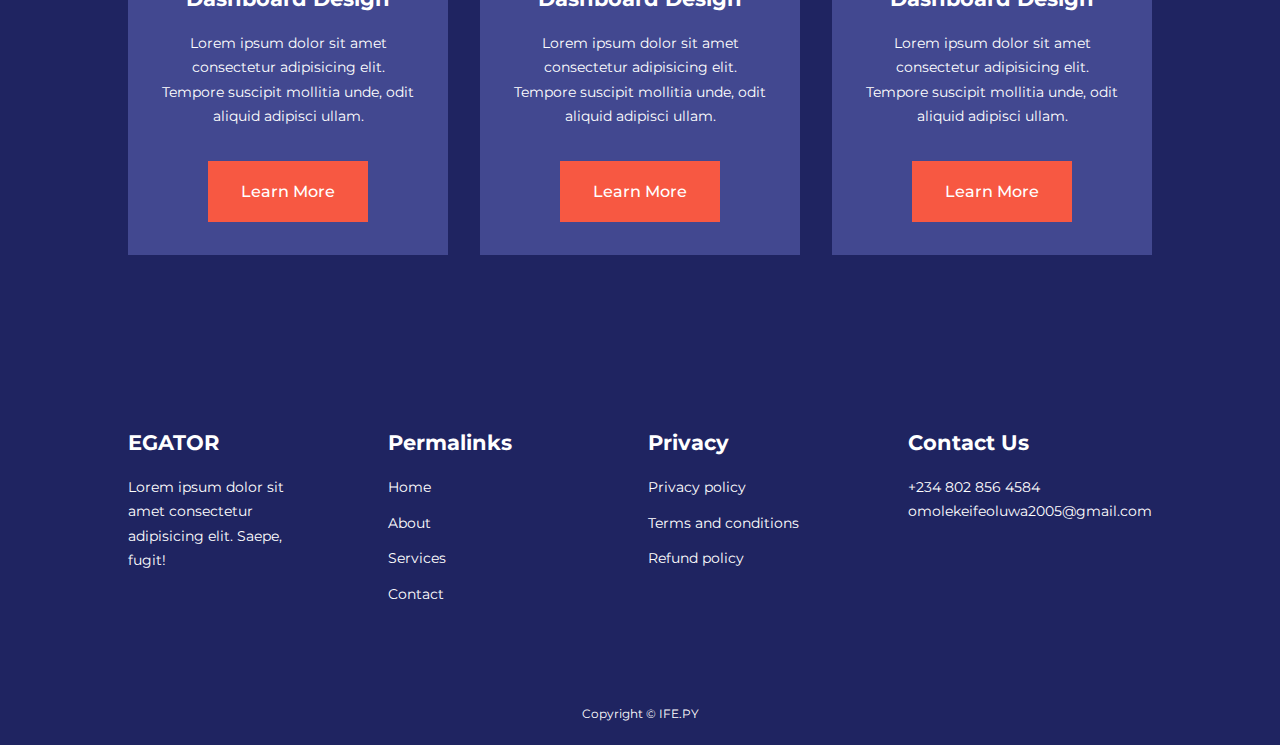
<file: services.html>
<!DOCTYPE html>
<html lang="en">

<head>
    <meta charset="UTF-8">
    <meta name="viewport" content="width=device-width, initial-scale=1.0">
    <title>Responsive Multipage Website Using Html,Css & Javascript</title>
    <!--ICONSCOUT  CDN-->
    <link rel="stylesheet" href="https://unicons.iconscout.com/release/v4.0.8/css/line.css">
    <link rel="stylesheet" href="./css/style.css">
    <link rel="stylesheet" href="./css/about.css">

    <!--GOOGLE FONTS (MONTSERRAT)-->
    <link rel="preconnect" href="https://fonts.googleapis.com">
    <link rel="preconnect" href="https://fonts.gstatic.com" crossorigin>
    <link href="https://fonts.googleapis.com/css2?family=Montserrat:wght@300;400;500;600;700;800;900&display=swap"
        rel="stylesheet">

    <!-- SWIPER JS -->
    <!-- <link rel="stylesheet" href="https://cdn.jsdelivr.net/npm/swiper@11/swiper-bundle.min.css" /> -->
    <!-- STYLESHEET -->
    <link rel="stylesheet" href="./css/style.css">
    <style>
         body {
            background-image: url(./images/background\ texture.psd);
        }
        .courses {
            margin-top: 1rem;
        }
    </style>

</head>

<body>
    <nav>
        <div class="container nav__container">
            <a href="index.html">
                <h4>EGATOR</h4>
            </a>
            <ul class="nav__menu">
                <li> <a href="index.html">Home</a></li>
                <li> <a href="about.html">About</a></li>
                <li> <a href="services.html">Services</a></li>
                <li> <a href="contact.html">Contact</a></li>
            </ul>
            <button id="open-menu-btn"><i class="uil uil-bars"></i></button>
            <button id="close-menu-btn"><i class="uil uil-multiply"></i></button>
        </div>
    </nav>
    <!--END OF NAVBAR-->



    <section class="courses">
        <h2>Our Popular Courses</h2>
        <div class="container courses__container">
            <article class="course">
                <div class="course__image">
                    <img src="./images/course1.jpg">
                </div>
                <div class="course__info">
                    <h4>Responsive Social Website UI Design</h4>
                    <p>Lorem ipsum dolor sit amet consectetur adipisicing elit. Tempore suscipit mollitia unde, odit
                        aliquid adipisci ullam.</p>
                    <a href="services.html" class="btn btn-primary">Learn More </a>
                </div>
            </article>

            <article class="course">
                <div class="course__image">
                    <img src="./images/course2.jpg">
                </div>
                <div class="course__info">
                    <h4>Responsive SmartHome Website Design</h4>
                    <p>Lorem ipsum dolor sit amet consectetur adipisicing elit. Tempore suscipit mollitia unde, odit
                        aliquid adipisci ullam.</p>
                    <a href="services.html" class="btn btn-primary">Learn More </a>
                </div>

            </article>
            <article class="course">
                <div class="course__image">
                    <img src="./images/course3.jpg">
                </div>
                <div class="course__info">
                    <h4>Responsive Admin Dashboard Design</h4>
                    <p>Lorem ipsum dolor sit amet consectetur adipisicing elit. Tempore suscipit mollitia unde, odit
                        aliquid adipisci ullam.</p>
                    <a href="services.html" class="btn btn-primary">Learn More </a>
                </div>
            </article>
            <article class="course">
                <div class="course__image">
                    <img src="./images/course4.jpg">
                </div>
                <div class="course__info">
                    <h4>Responsive SmartHome Website Design</h4>
                    <p>Lorem ipsum dolor sit amet consectetur adipisicing elit. Tempore suscipit mollitia unde, odit
                        aliquid adipisci ullam.</p>
                    <a href="services.html" class="btn btn-primary">Learn More </a>
                </div>
            </article>
            <article class="course">
                <div class="course__image">
                    <img src="./images/course5.jpg">
                </div>
                <div class="course__info">
                    <h4>Responsive Admin Dashboard Design</h4>
                    <p>Lorem ipsum dolor sit amet consectetur adipisicing elit. Tempore suscipit mollitia unde, odit
                        aliquid adipisci ullam.</p>
                    <a href="services.html" class="btn btn-primary">Learn More </a>
                </div>
            </article>
            <article class="course">
                <div class="course__image">
                    <img src="./images/course6.jpg">
                </div>
                <div class="course__info">
                    <h4>Responsive Admin Dashboard Design</h4>
                    <p>Lorem ipsum dolor sit amet consectetur adipisicing elit. Tempore suscipit mollitia unde, odit
                        aliquid adipisci ullam.</p>
                    <a href="services.html" class="btn btn-primary">Learn More </a>
                </div>
            </article>
            <article class="course">
                <div class="course__image">
                    <img src="./images/course7.jpg">
                </div>
                <div class="course__info">
                    <h4>Responsive Admin Dashboard Design</h4>
                    <p>Lorem ipsum dolor sit amet consectetur adipisicing elit. Tempore suscipit mollitia unde, odit
                        aliquid adipisci ullam.</p>
                    <a href="services.html" class="btn btn-primary">Learn More </a>
                </div>
            </article>
            <article class="course">
                <div class="course__image">
                    <img src="./images/course8.jpg">
                </div>
                <div class="course__info">
                    <h4>Responsive Admin Dashboard Design</h4>
                    <p>Lorem ipsum dolor sit amet consectetur adipisicing elit. Tempore suscipit mollitia unde, odit
                        aliquid adipisci ullam.</p>
                    <a href="services.html" class="btn btn-primary">Learn More </a>
                </div>
            </article>
            <article class="course">
                <div class="course__image">
                    <img src="./images/course9.jpg">
                </div>
                <div class="course__info">
                    <h4>Responsive Admin Dashboard Design</h4>
                    <p>Lorem ipsum dolor sit amet consectetur adipisicing elit. Tempore suscipit mollitia unde, odit
                        aliquid adipisci ullam.</p>
                    <a href="services.html" class="btn btn-primary">Learn More </a>
                </div>
            </article>
            <article class="course">
                <div class="course__image">
                    <img src="./images/course10.jpg">
                </div>
                <div class="course__info">
                    <h4>Responsive Admin Dashboard Design</h4>
                    <p>Lorem ipsum dolor sit amet consectetur adipisicing elit. Tempore suscipit mollitia unde, odit
                        aliquid adipisci ullam.</p>
                    <a href="services.html" class="btn btn-primary">Learn More </a>
                </div>
            </article>
            <article class="course">
                <div class="course__image">
                    <img src="./images/course11.jpg">
                </div>
                <div class="course__info">
                    <h4>Responsive Admin Dashboard Design</h4>
                    <p>Lorem ipsum dolor sit amet consectetur adipisicing elit. Tempore suscipit mollitia unde, odit
                        aliquid adipisci ullam.</p>
                    <a href="services.html" class="btn btn-primary">Learn More </a>
                </div>
            </article>
            <article class="course">
                <div class="course__image">
                    <img src="./images/course12.jpg">
                </div>
                <div class="course__info">
                    <h4>Responsive Admin Dashboard Design</h4>
                    <p>Lorem ipsum dolor sit amet consectetur adipisicing elit. Tempore suscipit mollitia unde, odit
                        aliquid adipisci ullam.</p>
                    <a href="services.html" class="btn btn-primary">Learn More </a>
                </div>
            </article>
            <article class="course">
                <div class="course__image">
                    <img src="./images/course13.jpg">
                </div>
                <div class="course__info">
                    <h4>Responsive Admin Dashboard Design</h4>
                    <p>Lorem ipsum dolor sit amet consectetur adipisicing elit. Tempore suscipit mollitia unde, odit
                        aliquid adipisci ullam.</p>
                    <a href="services.html" class="btn btn-primary">Learn More </a>
                </div>
            </article>
            <article class="course">
                <div class="course__image">
                    <img src="./images/course14.jpg">
                </div>
                <div class="course__info">
                    <h4>Responsive Admin Dashboard Design</h4>
                    <p>Lorem ipsum dolor sit amet consectetur adipisicing elit. Tempore suscipit mollitia unde, odit
                        aliquid adipisci ullam.</p>
                    <a href="services.html" class="btn btn-primary">Learn More </a>
                </div>
            </article>
            <article class="course">
                <div class="course__image">
                    <img src="./images/course15.jpg">
                </div>
                <div class="course__info">
                    <h4>Responsive Admin Dashboard Design</h4>
                    <p>Lorem ipsum dolor sit amet consectetur adipisicing elit. Tempore suscipit mollitia unde, odit
                        aliquid adipisci ullam.</p>
                    <a href="services.html" class="btn btn-primary">Learn More </a>
                </div>
            </article>
            <article class="course">
                <div class="course__image">
                    <img src="./images/course16.jpg">
                </div>
                <div class="course__info">
                    <h4>Responsive Admin Dashboard Design</h4>
                    <p>Lorem ipsum dolor sit amet consectetur adipisicing elit. Tempore suscipit mollitia unde, odit
                        aliquid adipisci ullam.</p>
                    <a href="services.html" class="btn btn-primary">Learn More </a>
                </div>
            </article>
            <article class="course">
                <div class="course__image">
                    <img src="./images/course17.jpg">
                </div>
                <div class="course__info">
                    <h4>Responsive Admin Dashboard Design</h4>
                    <p>Lorem ipsum dolor sit amet consectetur adipisicing elit. Tempore suscipit mollitia unde, odit
                        aliquid adipisci ullam.</p>
                    <a href="services.html" class="btn btn-primary">Learn More </a>
                </div>
            </article>
            <article class="course">
                <div class="course__image">
                    <img src="./images/course18.jpg">
                </div>
                <div class="course__info">
                    <h4>Responsive Admin Dashboard Design</h4>
                    <p>Lorem ipsum dolor sit amet consectetur adipisicing elit. Tempore suscipit mollitia unde, odit
                        aliquid adipisci ullam.</p>
                    <a href="services.html" class="btn btn-primary">Learn More </a>
                </div>
            </article>
        </div>
    </section>



    <footer>
        <div class="container footer__container">
            <div class="footer__1">
                <a href="./index.html" class="footer__logo">
                    <h4>EGATOR</h4>
                </a>
                <p>
                    Lorem ipsum dolor sit amet consectetur adipisicing elit. Saepe, fugit!
                </p>
            </div>

            <div class="footer__2">
                <h4>Permalinks</h4>
                <ul class="permalinks">
                    <li> <a href="index.html">Home</a></li>
                    <li> <a href="about.html">About</a></li>
                    <li> <a href="services.html">Services</a></li>
                    <li> <a href="contact.html">Contact</a></li>
                </ul>
            </div>

            <div class="footer__3">
                <h4>Privacy</h4>
                <ul class="privacy">
                    <li> <a href="#">Privacy policy</a></li>
                    <li> <a href="#">Terms and conditions</a></li>
                    <li> <a href="#">Refund policy</a></li>
                </ul>
            </div>

            <div class="footer__4">
                <h4>Contact Us</h4>
                <div>
                    <p> +234 802 856 4584</p>
                    <p>omolekeifeoluwa2005@gmail.com</p>
                </div>

                <ul class="footer__socials">
                    <li>
                        <a href="#"><i class="uil uil-facebook-f"></i></a>
                    </li>

                    <li>
                        <a href="#"><i class="uil uil-instagram-alt"></i></a>
                    </li>
                    <li>
                        <a href="#"><i class="uil uil-twitter"></i></a>
                    </li>
                    <li>
                        <a href="#"><i class="uil uil-linkedin-alt"></i></a>
                    </li>
                </ul>
            </div>
        </div>
        <div class="footer_copyright">
            <small> Copyright &copy; IFE.PY</small>
        </div>
    </footer>


    <script src="./main.js"></script>

</body>

</html>
</file>
<file: css/style.css>
* {
    margin: 0;
    padding: 0;
    border: 0;
    outline: 0;
    text-decoration: none;
    list-style: none;
    box-sizing: border-box;
}

:root {
    --color-primary: #6c63ff;
    --color-success: #00bf8e;
    --color-warning: #f7c94b;
    --color-danger: #f75842;
    --color-danger-variant: rgba(247, 88, 66, 0.4);
    --color-white: #ffff;
    --color-light: rgba(255, 255, 255, 0.7);
    --color-black: #000;
    --color-bg: #1f2461;
    --color-bg2: #424890;

    --container-width-lg: 80%;
    --container-width-md: 90%;
    --container-width-sm: 94%;

    --transition: all 400ms ease;
}

body {
    font-family: 'Montserrat', sans-serif;
    line-height: 1.7;
    color: var(--color-white);
    background: var(--color-bg);
}

.container {
    width: var(--container-width-lg);
    margin: 0 auto;
}

section {
    padding: 6rem 0;

}

section h2 {
    text-align: center;
    margin-bottom: 4rem;
}

h1,
h2,
h3,
h4,
h5 {
    line-height: 1.2;
}

h1 {
    font-size: 2.4rem;
}

h2 {
    font-size: 2rem;
}

h3 {
    font-size: 1.6rem;
}

h4 {
    font-size: 1.3rem;
}

a {
    color: var(--color-white);
}

img {
    width: 100%;
    display: block;
    object-fit: cover;
}

.btn {
    display: inline-block;
    background: var(--color-white);
    color: var(--color-black);
    padding: 1rem 2rem;
    border: 1px solid transparent;
    font-weight: 500;
    transition: var(--transition);
}

.btn:hover {
    background: transparent;
    color: var(--color-white);
    border-color: var(--color-white);
}

.btn-primary {
    background: var(--color-danger);
    color: var(--color-white);
}

/*=============NAV BAR ==========*/
nav {
    background: transparent;
    width: 100vw;
    height: 5rem;
    position: fixed;
    top: 0;
    z-index: 11;
}

/* change number styles on scroll using Javascript */
.window-scroll {
    background: var(--color-primary);
    box-shadow: 0 1rem 2rem rgba(0, 0, 0.2);
}

.nav__container {
    height: 100%;
    display: flex;
    justify-content: space-between;
    align-items: center;
}

nav button {
    display: none;
}

.nav__menu {
    display: flex;
    align-items: center;
    gap: 4rem;

}

.nav__menu a {
    font-size: 0.9rem;
    transition: var(--transition);
}

.nav__menu a:hover {
    color: var(--color-bg2);

}

/*=============HEADER ==========*/
header {
    position: relative;
    top: 5rem;
    overflow: hidden;
    height: 70vh;
    margin-bottom: 5rem;
}

.header__container {
    display: grid;
    grid-template-columns: 1fr 1fr;
    align-items: center;
    gap: 5rem;
    height: 100%;
}

.header__left p {
    margin: 1rem 0 2.4rem;
}

/*=============CATEGORIES==========*/
.categories {
    background: var(--color-bg2);
    height: 32rem;
}

/* .categories_1{ */
/* background-color: blue; */
/* } */

.categories h1 {
    line-height: 1;
    margin-bottom: 3rem;
}

.categories__container {
    display: grid;
    grid-template-columns: 40% 60%;
    gap: 4rem;
}

.categories__left {
    margin-right: 4rem;
}

.categories__left p {
    margin: 1rem 0 3rem;
}

.categories__right {
    display: grid;
    grid-template-columns: repeat(3, 1fr);
    gap: 1.2rem;
}

.category {
    background: var(--color-bg);
    padding: 2rem;
    border-radius: 2rem;
    transition: var(--transition);
}

.category:hover {
    box-shadow: 0 3rem 3rem rgba(0, 0, 0.3);
    z-index: 1;
}

.category:nth-child(2) .category__icon {
    background-color: var(--color-danger);
}

.category:nth-child(3) .category__icon {
    background: var(--color-success);
}

.category:nth-child(4) .category__icon {
    background: var(--color-warning);
}

.category:nth-child(5) .category__icon {
    background: var(--color-success);
}

.category__icon {
    background: var(--color-primary);
    padding: 0.7rem;
    border-radius: 0.9rem;
}

.category h5 {
    margin: 2rem 0 1rem;

}

.category p {
    font: size 0.85rem;
}

/* ===========POPULAR COURSES================= */
.courses {
    margin-top: 10rem;
    background: var(--color-bg);
}

.courses__container {
    display: grid;
    grid-template-columns: repeat(3, 1fr);
    gap: 2rem;
}

.course {
    background: var(--color-bg2);
    text-align: center;
    border: 1px solid transparent;
    transition: var(--transition);
}

.course:hover {
    background: transparent;
    border-color: var(--color-primary);
}

.course__info {
    padding: 2rem;
}

.course__info p {
    margin: 1.2rem 0 2rem;
    font-size: 0.9rem;
}

/* ================FAQs============= */
.faqs {
    background: var(--color-bg);
    box-shadow: inset 0 0 3rem rgba(0, 0, 0.5);
}

.faqs__container {
    display: grid;
    grid-template-columns: 1fr 1fr;
    gap: 1rem;
}

.faq {
    padding: 2rem;
    display: flex;
    align-items: center;
    gap: 1.4rem;
    background: var(--color-primary);
    cursor: pointer;
}

.faq h4 {
    font-size: 1rem;
    line-height: 2.2;
}

.faq_icon {
    align-self: flex-start;
    font-size: 1.2rem;
}

.faq p {
    margin-top: 0.8rem;
    display: none;
}

.faq.open p {
    display: block;
}

/* ================TESTIMONIALS============= */

.testimonials__container {
    overflow-x: hidden;
    position: relative;
    margin-bottom: 5rem;
}

.testimonial {
    padding-top: 2rem;
}

.avatar {
    width: 6rem;
    height: 6rem;
    border-radius: 50%;
    overflow: hidden;
    margin: 0 auto 1rem;
    border: 1rem solid --color-bg;
}

.testimonial__info {
    text-align: center;
}

.testimonial__body {
    background: var(--color-primary);
    padding: 2rem;
    margin: top 3rem;
    position: relative;
}

.testimonial__body::before {
    content: "";
    display: block;
    background: linear-gradient(135deg, transparent, var(--color-primary), var(--color-primary), var(--color-primary));
    width: 3rem;
    height: 3rem;
    position: absolute;
    left: 50%;
    top: -1.5rem;
    transform: rotate(45deg);
}

/* =================FOOTER DESIGN================ */

footer {
    background: var(--color-bg);
    padding-top: 5rem;
    font-size: 0.9rem;
}

.footer__container {
    display: grid;
    grid-template-columns: repeat(4, 1fr);
    gap: 5rem;

}

.footer__container>div h4 {
    margin-bottom: 1.2rem;
}

.footrt__1 p {
    margin: 0 0 2rem;
}

footer ul li {
    margin-bottom: 0.7rem;
}

footer ul li a:hover {
    text-decoration: underline;
}

.footer__socials {
    display: flex;
    gap: 1rem;
    font-size: 1.2rem;
    margin-top: 2rem;
}

.footer_copyright {
    text-align: center;
    margin-top: 4rem;
    padding: 1.2rem 0;
    border-top: 1px solid --color-bg2;
}

/* ================================MEDIA QUERIES(TABLETS ) */

@media screen and (max-width :1024px) {
    .container {
        width: var(--container-width-md);
    }

    h1 {
        font-size: 2.2rem;
    }

    h2 {
        font-size: 1.7rem;
    }

    h3 {
        font-size: 1.4rem;
    }

    h4 {
        font-size: 1.2rem;
    }

    /* ======NAV BAR== */
    nav button {
        display: inline-block;
        background: transparent;
        font-size: 1.8rem;
        color: var(--color-white);
        cursor: pointer;
    }

    nav button#close-menu-btn {
        display: none;
    }

    .nav__menu {
        position: fixed;
        top: 5rem;
        right: 5%;
        height: fit-content;
        width: 18rem;
        flex-direction: column;
        gap: 0;
        display: none;
    }

    .nav__menu li {
        width: 100%;
        height: 5.8rem;
        animation: animateNavItems 1s linear forwards;
        transform-origin: top right;
        opacity: 0;
    }

    .nav__menu li:nth-child(2) {
        animation-delay: 0.5s;
    }
                                                                                                                                                    
    .nav__menu li:nth-child(3) {
        animation-delay: 1s;
    }

    .nav__menu li:nth-child(4) {
        animation-delay: 1.5s;
    }

    @keyframes animateNavItems {
        0% {
            transform: rotateZ(-90deg) rotateX(90deg) scale(0.1);
        }

        100% {
            transform: rotateZ(0) rotateX(0) scale(1);
            opacity: 1;
        }
    }

    .nav__menu li a {
        background: var(--color-primary);
        box-shadow: 0.54rem 6rem 18rem rgba(0, 0, 0, 0.6);
        height: 100%;
        width: 100%;
        display: grid;
        place-items: center;
    }

    .nav__menu li a:hover {
        background: var(--color-bg2);
        color: var(--color-white);
    }

    /* HEADER SECTION */

    header {
        height: 52vh;
        margin-bottom: 4rem;
    }

    .header__container {
        gap: 0;
        padding-bottom: 3rem;
    }

    /* CATEGORIES */
    .categories {
        height: auto;
    }

    .categories__container {
        grid-template-columns: 1fr;
        gap: 3rem;
    }

    .categories__left {
        margin-right: 0;
    }

    /* POPULAR COURSES */
    .course {
        margin-top: 0;
    }

    .courses__container {
        grid-template-columns: 1fr 1fr;
    }

    /* FAQ */
    .faqs__container {
        grid-template-columns: 1fr;
    }

    .faq {
        padding: 1.5rem;
    }

    /* FOOTER */
    .footer__container {
        grid-template-columns: 1fr 1fr;
    }
}

/* MEDIA QUERIES (PHONES) */
@media screen and (max-width:600px) {
    .container {
        width: var(--container-width-sm);
    }

    /* NAVBAR */
    .nav__menu {
        right: 3%;
    }

    /* HEADER */
    header {
        height: 100vh;
    }

    .header__container {
        grid-template-columns: 1fr;
        text-align: center;
        margin-top: 0;
    }

    .header__left p {
        margin-bottom: 1.3rem;
    }

    /* CATEGORIES */
    .categories__right {
        grid-template-columns: 1fr 1fr;
        gap: 0.7rem;
    }

    .category {
        padding: 1rem;
        border-radius: 1rem;
    }

    .category__icon {
        margin-top: 4px;
        display: inline-block;
    }

    /* POPULAR COURSES SECTION */
    .courses__container {
        grid-template-columns: 1fr;
    }

    /* TESTIMONIALS */
    .testimonial__body {
        padding: 1.2rem;
    }

    /* FOOTER*/
    .footer__container {
        grid-template-columns: 1fr;
        text-align: center;
        gap: 2rem;
    }

    .footer__1 p {
        margin: 1rem auto;
    }

    .footer__socials {
        justify-content: center;
    }
}
</file>
<file: css/about.css>
/* ACHIEVEMENTS SECTION */
body {
    background: var(--color-bg);
}

.about__achievements {
    margin-top: 3rem;
}

.about__achievements__container {
    display: grid;
    grid-template-columns: 40% 60%;
    gap: 5rem;
}

.about__achevements-right>p {
    margin: 1.6rem 0 2.5rem;
}

.achievements__cards {
    display: grid;
    grid-template-columns: repeat(3, 1fr);
    gap: 1.5rem;
}

.achievements__card {
    background: var(--color-bg2);
    padding: 1.6rem;
    border-radius: 1rem;
    text-align: center;
    transition: var(--transition);
}

.achievements__card:hover {
    background: var(--color-bg);
    box-shadow: 0.3 rem 3rem rgba(0, 0, 0.3);
}

.achievements__icon {
    background: var(--color-danger);
    padding: 0.6rem;
    border-radius: 1rem;
    display: inline-block;
    margin-bottom: 2rem;
    font-size: 2rem;
}

.achievements__card:nth-child(2) .achievements__icon {
    background: var(--color-success);
}

.achievements__card:nth-child(3) .achievements__icon {
    background: var(--color-primary);
}

.achievements__card p {
    margin-top: 1rem;
}

/* TEAM STYLE */
.team {
    background: var(--color-bg);
    box-shadow: insent 0 0 3rem rgba(0, 0, 0.5);
}

.team__container {
    display: grid;
    grid-template-columns: repeat(4, 1fr);
    gap: 2rem;
}

.team__member {
    background: var(--color-bg2);
    padding: 2rem;
    border: 1px solid transparent;
    transition: var(--transition);
    position: relative;
    overflow: hidden;
}

.team__member:hover {
    background: transparent;
    border-color: var(--color-primary);
}

.team__member-image img {
    filter: saturate(0);
}

.team__member-image:hover img {
    filter: saturate(1);
}

.team__member-info * {
    text-align: center;
    margin-top: 1.4rem;
}

.team__member-info p {
    color: var(--color-light);
}

.team__member-socials {
    position: absolute;
    top: 50%;
    transform: translateY(-50%);
    right: -100%;
    display: flex;
    flex-direction: column;
    background: var(--color-primary);
    border-radius: 1rem 0 0 1rem;
    box-shadow: -2rem 0 2rem rgba(0, 0, 0.3);
    transition: var(--transition);
}

.team__member:hover .team__member-socials {
    right: 0;
}

.team__member-socials a {
    padding: 1rem;
}

/* MEDIA QUERIES (TABLETS) */

@media screen and (max-width:1024px) {
    .about__achievements {
        margin-top: 2rem;
    }

    .about__achievements__container {
        grid-template-columns: 1fr;
        gap: 4rem;
    }

    .about__achievements-left {
        width: 80%;
        margin: 0 auto;
    }

    .team__container {
        grid-template-columns: repeat(3, 1fr);
        gap: 1.5rem;
    }

    .team__member {
        padding: 1rem;
    }
}


/* MEDIA QUERIES (MOBILE) */

@media screen and (max-width:600px) {
     .achievements__card{
        grid-template-columns: 1fr 1fr;
        gap: 0.7rem;
     }

     .team__container{
        grid-template-columns:1fr 1fr;
        gap: 0.7ren;
     }

    .team__member{
        padding: 0;
    }
    
    .team__member p {
        margin-bottom: 1.5rem;
    }
}
</file>
<file: css/assignment.css>
body {
    justify-content: center;
    height: 99vh;
    margin: 0 20%;

}

body,
header,
table {
    border: 1.5px solid #333;
    border-collapse: collapse;
}
</file>
<file: css/contact.css>
.contact__container {
    background: var(--color-bg2);
    padding: 4rem;
    display: grid;
    grid-template-columns: 40% 60%;
    gap: 4rem;
    height: 30rem;
    margin: 7rem auto;
    border-radius: 1rem;
}

/* ASIDE */

.contact__aside {
    background: var(--color-primary);
    padding: 3rem;
    border-radius: 1rem;
    position: relative;
    bottom: 10rem;
}

.aside__image {
    width: 12rem;
    margin-bottom: 2rem;
}

.contact__aside h2 {
    text-align: left;
    margin-bottom: 1rem;
}

.contact__aside p {
    font-size: 0.9rem;
    margin-bottom: 2rem;
}

.contact__details li {
    display: grid;
    gap: 1rem;
    align-items: center;
    margin-bottom: 1rem;
}

.contact__socials {
    display: flex;
    gap: 0.8rem;
    margin-top: 3rem;
}

.contact__socials a {
    background: var(--color-bg);
    padding: 0.5rem;
    border-radius: 50%;
    font-size: 0.9rem;
    transition: var(--transition);
}

.contact__socials a:hover {
    background: transparent;
}

/* FORM */

.contact__form {
    display: flex;
    flex-direction: column;
    gap: 1.2rem;
    margin-right: 4rem;
}

.form__name {
    display: flex;
}

.contact__form input[type="text"] {
    width: 50%;
}

input{
    width: 100%;
    padding: 1rem;
    background: var(--color-bg);
    color: var(--color-white);
}
textarea{
    padding: 1rem  ;
    width: 100%;
    background: var(--color-bg);
    color: var(--color-white);
}

.contact__form .btn {
    width: max-content;
    cursor: pointer;
    margin-top: 1rem;
    cursor: pointer;
}

/* MEDIAQUERIES(TABLETS) */

@media screen and (max-width:1024px) {
    .contact{
        /* padding-bottom: 0; */
    }

    .contact__container{
        gap: 1.5rem;
        margin-top: 3rem;
        height: auto;
        padding: 1.5rem;
    }

    .contact__aside{
        width: auto;
        padding: 1.5rem;
        bottom: 0;
    }

    .contact__form{
        align-self: center;
        margin-right: 1.5rem;
    }
}

/* MEDIAQUERIES(PHONES) */
@media screen and (max-width:600px) {
    .contact__container{
        grid-template-columns: 1fr;
        gap: 3rem;
        margin-top: 0;
        padding: 0;
    }

    .contact__form{
        margin: 0 1.5rem 3rem; 
    }

    .form__name{
        flex-direction: column;
    }

    .form__name input{
        width: 100%;
    } 
}
</file>
